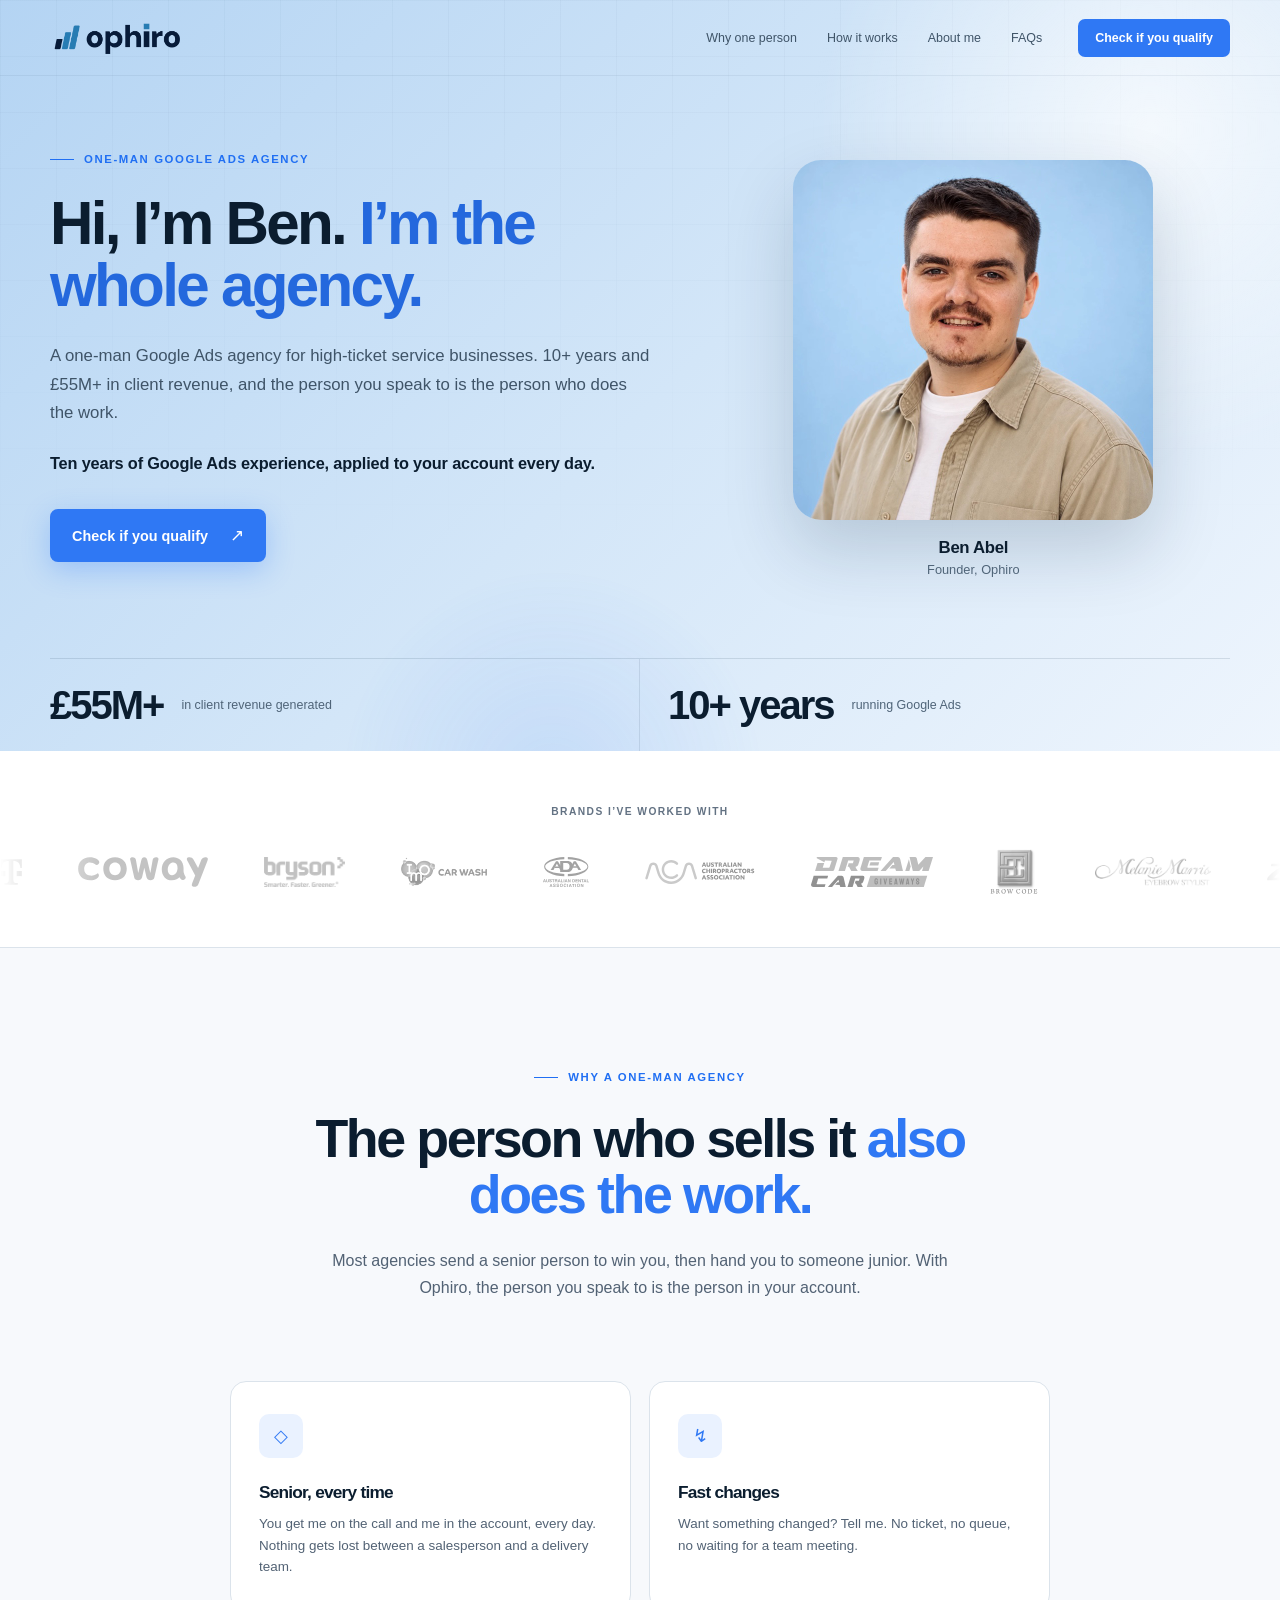
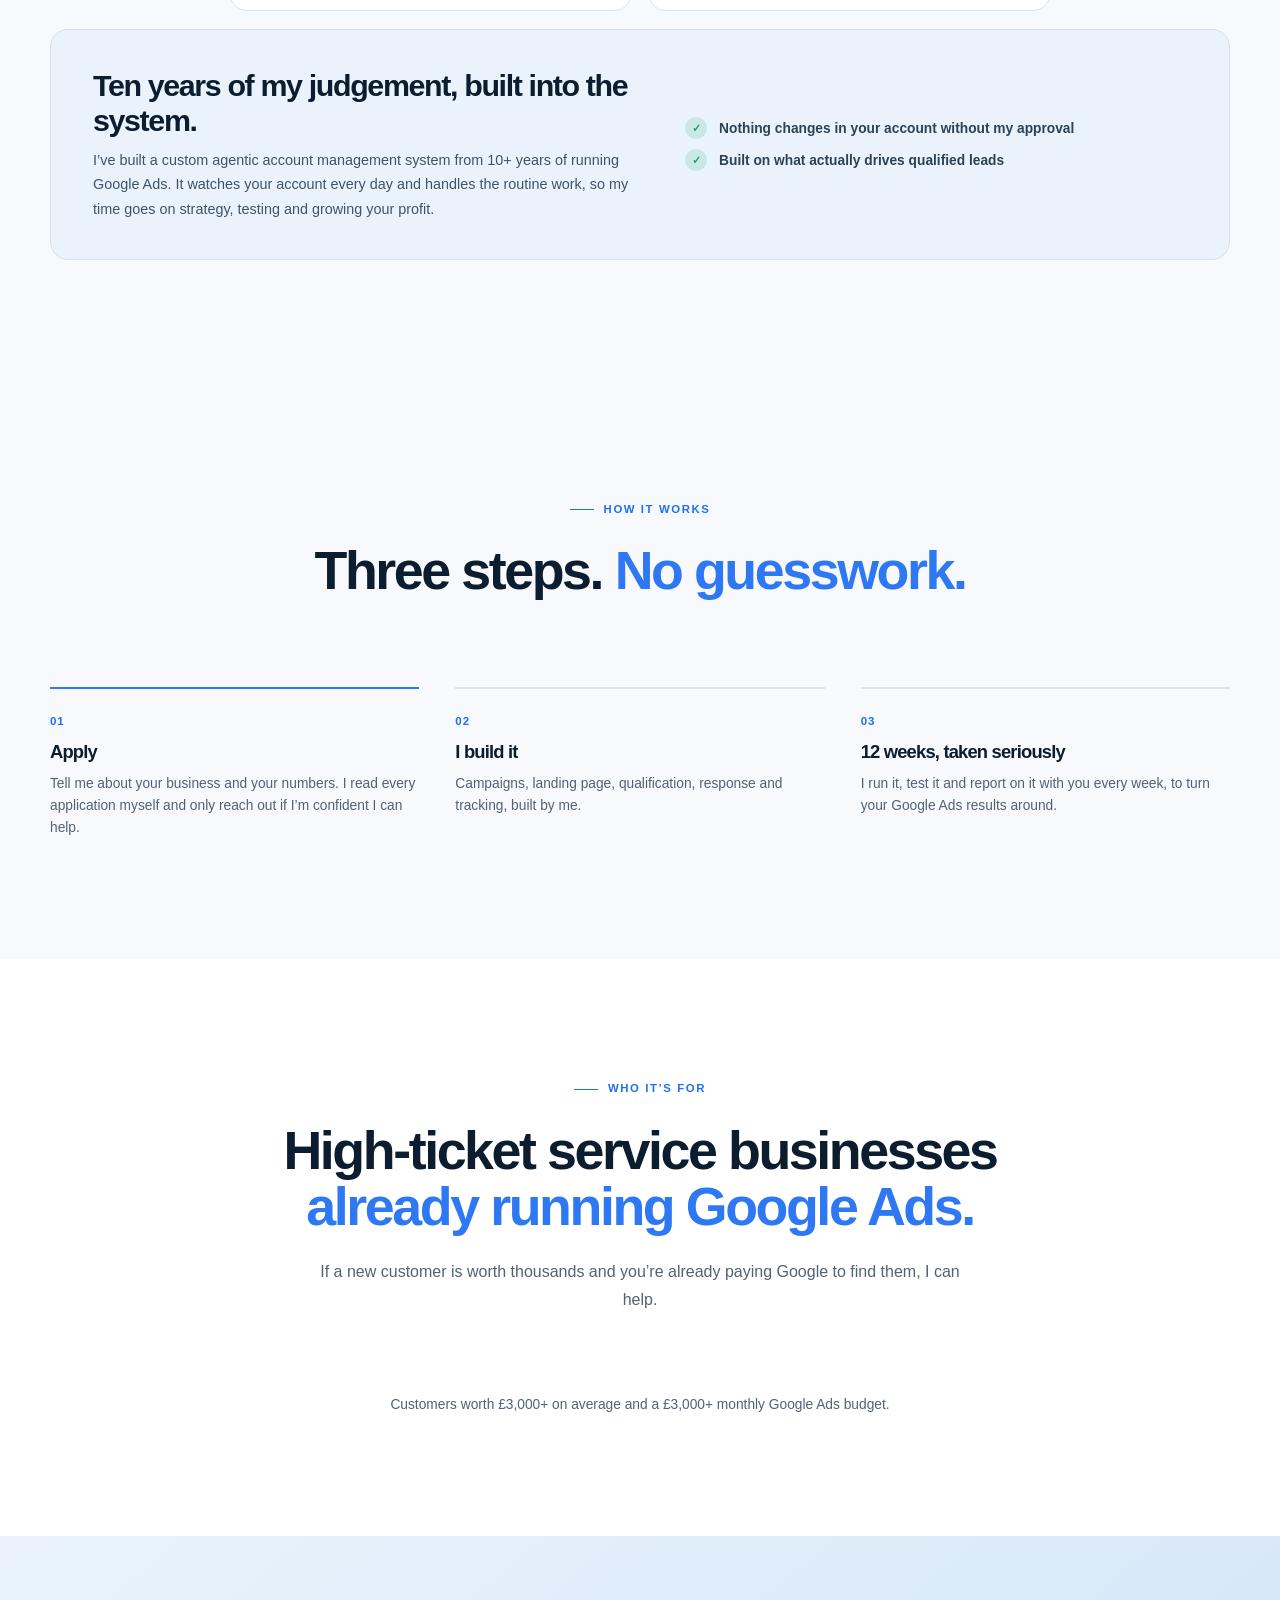
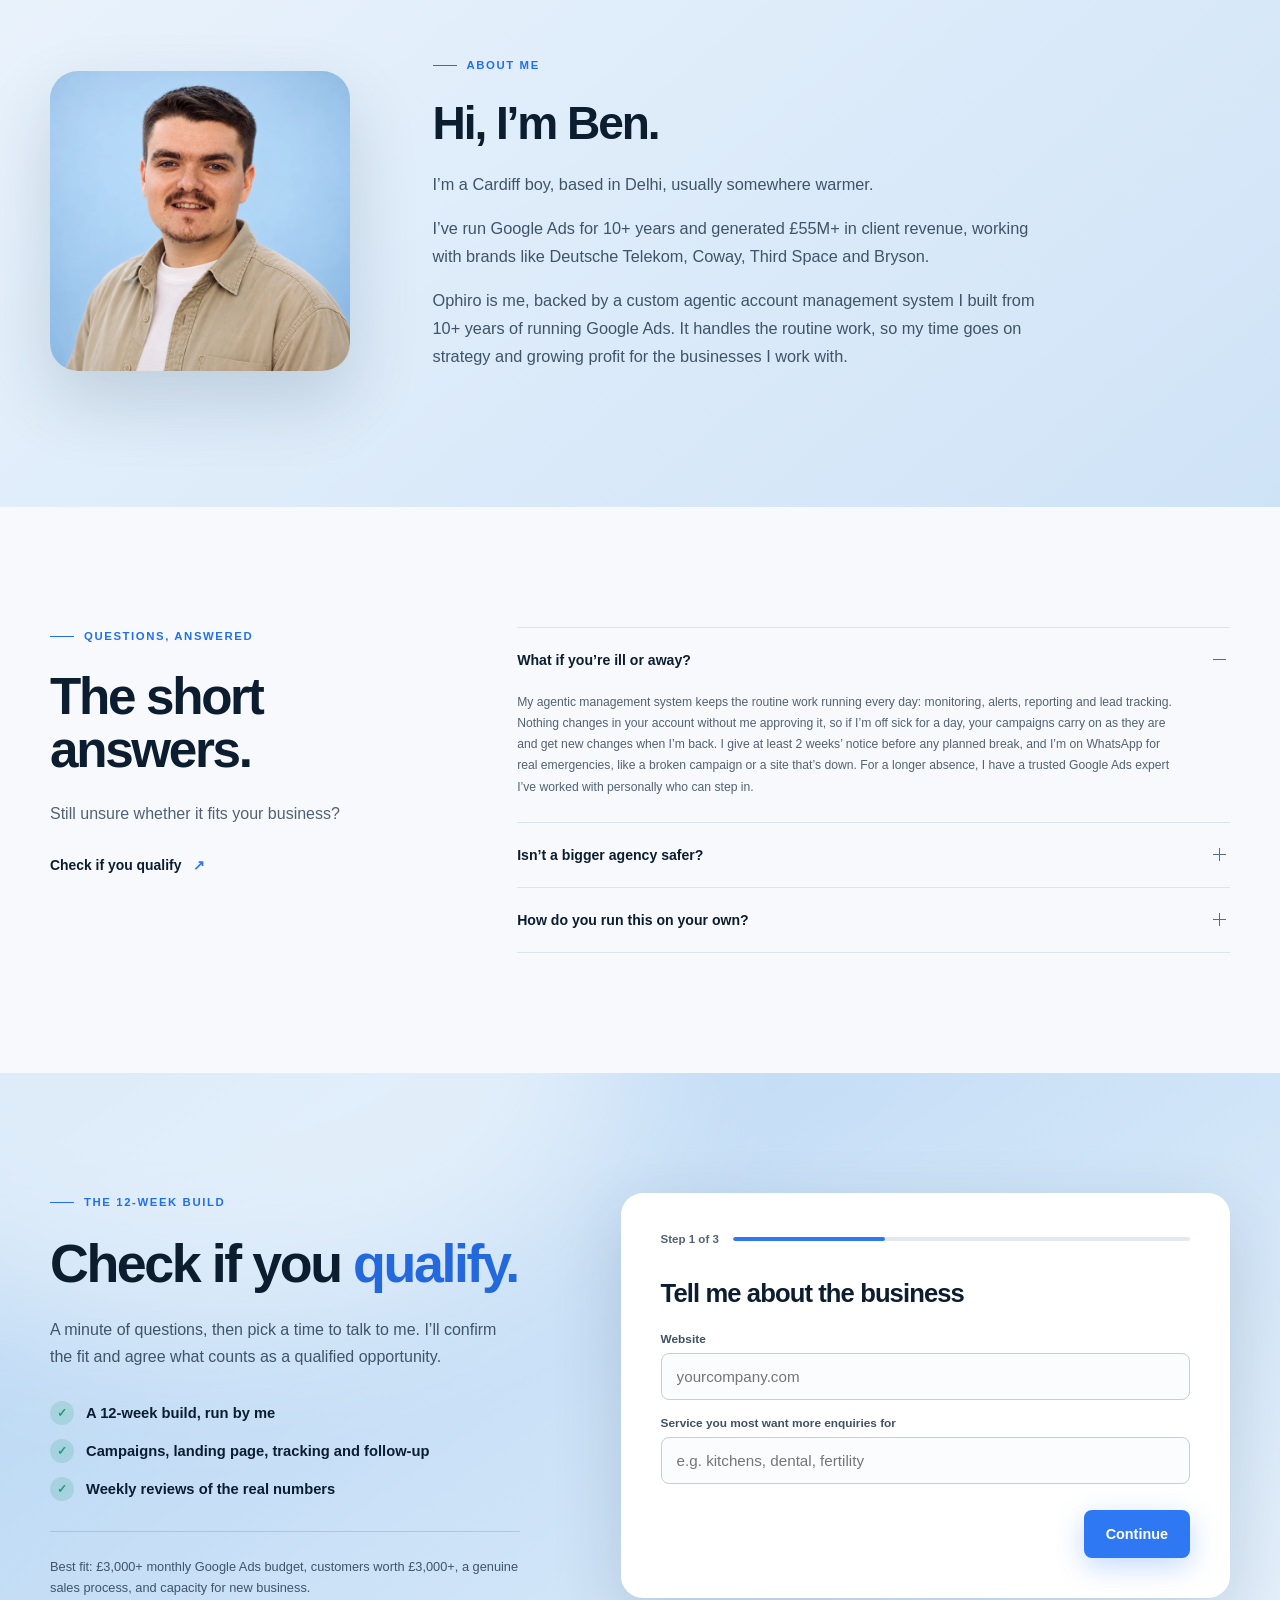
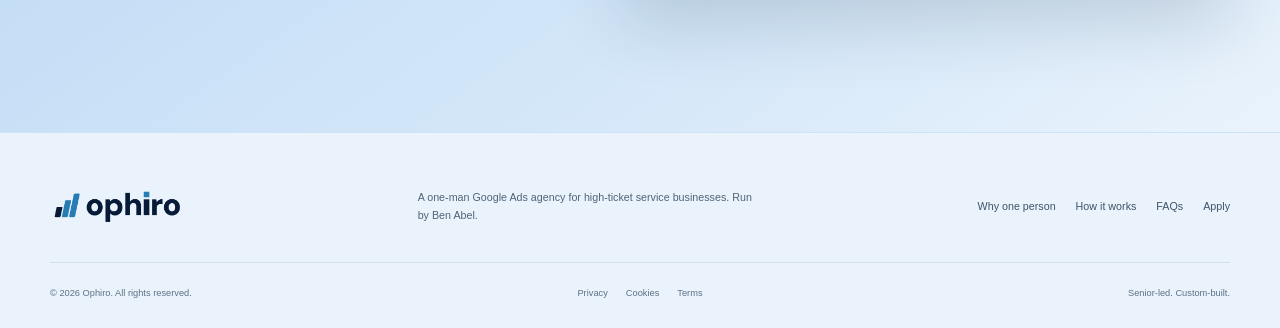
<file: index.html>
<!doctype html>
<html lang="en-GB">
<head>
  <meta charset="utf-8">
  <meta name="viewport" content="width=device-width, initial-scale=1">
  <title>Ophiro | One-Man Google Ads Agency by Ben Abel</title>
  <meta name="description" content="Hi, I’m Ben Abel. Ophiro is a one-man Google Ads agency for high-ticket service businesses. 10+ years, £55M+ in client revenue. Senior-led, with a custom agentic management system behind every account.">
  <meta name="theme-color" content="#b4d4f3">
  <link rel="canonical" href="https://ophiro.xyz/">
  <meta property="og:type" content="website">
  <meta property="og:site_name" content="Ophiro">
  <meta property="og:url" content="https://ophiro.xyz/">
  <meta property="og:title" content="Hi, I’m Ben. I’m the whole agency.">
  <meta property="og:description" content="Ophiro is a one-man Google Ads agency for high-ticket service businesses. 10+ years, £55M+ in client revenue. Senior-led, with a custom agentic management system behind every account.">
  <meta property="og:image" content="https://ophiro.xyz/images/og-ophiro.png">
  <meta property="og:image:width" content="1200">
  <meta property="og:image:height" content="630">
  <meta name="twitter:card" content="summary_large_image">
  <meta name="twitter:title" content="Hi, I’m Ben. I’m the whole agency.">
  <meta name="twitter:description" content="A one-man Google Ads agency for high-ticket service businesses. Senior-led and custom-built.">
  <meta name="twitter:image" content="https://ophiro.xyz/images/og-ophiro.png">
  <link rel="icon" type="image/svg+xml" href="/favicon.svg">
  <link rel="icon" type="image/png" sizes="16x16" href="/favicon-16.png">
  <link rel="icon" type="image/png" sizes="32x32" href="/favicon-32.png">
  <link rel="icon" type="image/png" sizes="64x64" href="/favicon.png?v=2">
  <link rel="apple-touch-icon" sizes="180x180" href="/apple-touch-icon.png?v=2">
  <link rel="stylesheet" href="styles.css?v=logo1">
</head>
<body>
  <a class="skip-link" href="#main">Skip to content</a>

  <header class="site-header" data-header>
    <div class="container nav-shell">
      <a class="brand" href="#top" aria-label="Ophiro home">
        <img class="brand-logo" src="/images/brand/ophiro-logo.png" alt="Ophiro" width="150" height="38">
      </a>
      <nav class="desktop-nav" aria-label="Main navigation">
        <a href="#why">Why one person</a>
        <a href="#how">How it works</a>
        <a href="#about">About me</a>
        <a href="#faq">FAQs</a>
      </nav>
      <a class="button button-small nav-cta" href="/apply">Check if you qualify</a>
      <button class="menu-toggle" type="button" aria-expanded="false" aria-controls="mobile-menu" data-menu-toggle>
        <span></span><span></span><span></span>
        <span class="sr-only">Open menu</span>
      </button>
    </div>
    <nav class="mobile-menu" id="mobile-menu" aria-label="Mobile navigation" data-mobile-menu>
      <a href="#why">Why one person</a>
      <a href="#how">How it works</a>
      <a href="#about">About me</a>
      <a href="#faq">FAQs</a>
      <a class="button" href="/apply">Check if you qualify</a>
    </nav>
  </header>

  <main id="main">
    <section class="hero" id="top">
      <div class="hero-orb hero-orb-one" aria-hidden="true"></div>
      <div class="hero-orb hero-orb-two" aria-hidden="true"></div>
      <div class="container hero-grid">
        <div class="hero-copy reveal">
          <p class="eyebrow"><span></span> One-man Google Ads agency</p>
          <h1>Hi, I’m Ben. <em>I’m the whole agency.</em></h1>
          <p class="hero-lede">A one-man Google Ads agency for high-ticket service businesses. 10+ years and £55M+ in client revenue, and the person you speak to is the person who does the work.</p>
          <p class="hero-hook">Ten years of Google Ads experience, applied to your account every day.</p>
          <div class="hero-actions">
            <a class="button button-arrow" href="/apply">Check if you qualify <span>↗</span></a>
          </div>
        </div>

        <figure class="hero-portrait reveal reveal-delay">
          <img src="images/ben-abel-sky.jpg" alt="Ben Abel, founder of Ophiro" width="720" height="720">
          <figcaption><strong>Ben Abel</strong><span>Founder, Ophiro</span></figcaption>
        </figure>
      </div>

      <div class="container credibility-bar reveal">
        <div class="cred-stat"><strong>£55M+</strong><span>in client revenue generated</span></div>
        <div class="cred-stat"><strong>10+ years</strong><span>running Google Ads</span></div>
      </div>
    </section>

    <section class="logo-strip">
      <div class="container">
        <p class="logo-strip-label">Brands I’ve worked with</p>
      </div>
      <div class="logo-marquee">
        <div class="logo-track">
          <img class="logo-item logo-telekom" src="images/clients/deutsche-telekom.svg" width="77" height="91" alt="Deutsche Telekom">
          <img class="logo-item" src="images/clients/coway.svg" width="1000" height="231" alt="Coway">
          <img class="logo-item" src="images/clients/bryson-green.png" width="170" height="63" alt="Bryson">
          <img class="logo-item" src="images/clients/imo-carwash.png" width="312" height="108" alt="IMO Car Wash">
          <img class="logo-item" src="images/clients/ada.svg" width="300" height="199" alt="Australian Dental Association">
          <img class="logo-item logo-chiro" src="images/clients/aca-chiro.svg" width="590" height="129" alt="Australian Chiropractors Association">
          <img class="logo-item" src="images/clients/dream-car-giveaways.svg" width="130" height="32" alt="Dream Car Giveaways">
          <img class="logo-item logo-browcode" src="images/clients/brow-code.svg" width="150" height="138" alt="Brow Code">
          <img class="logo-item" src="images/clients/melanie-marris.png" width="572" height="147" alt="Melanie Marris">
          <img class="logo-item logo-zone3" src="images/clients/zone3.svg" width="147" height="20" alt="Zone3">
          <img class="logo-item logo-nikura" src="images/clients/nikura.svg" width="149" height="25" alt="Nikura">
          <img class="logo-item logo-thirdspace" src="images/clients/third-space.svg" width="175" height="18" alt="Third Space">
          <img class="logo-item" src="images/clients/holiday-swap.png" width="512" height="512" alt="Holiday Swap">
          <img class="logo-item logo-hinsw" src="images/clients/hinsw.png" width="603" height="144" alt="Hospitality Institute of NSW">
          <img class="logo-item logo-escarlett" src="images/clients/elizabeth-scarlett.svg" width="279" height="49" alt="Elizabeth Scarlett">
          <img class="logo-item" src="images/clients/my-foodie-box.svg" width="117" height="40" alt="My Foodie Box">
          <img class="logo-item logo-stitchkraft" src="images/clients/stitchkraft.png" width="1022" height="136" alt="Stitchkraft">
          <img class="logo-item" src="images/clients/hire-a-box.png" width="200" height="48" alt="Hire A Box">
          <img class="logo-item logo-earlofeast" src="images/clients/earl-of-east.png" width="300" height="44" alt="Earl of East">
          <img class="logo-item" src="images/clients/the-rugs.png" width="640" height="308" alt="The Rugs">
          <img class="logo-item logo-telekom" src="images/clients/deutsche-telekom.svg" width="77" height="91" alt="" aria-hidden="true">
          <img class="logo-item" src="images/clients/coway.svg" width="1000" height="231" alt="" aria-hidden="true">
          <img class="logo-item" src="images/clients/bryson-green.png" width="170" height="63" alt="" aria-hidden="true">
          <img class="logo-item" src="images/clients/imo-carwash.png" width="312" height="108" alt="" aria-hidden="true">
          <img class="logo-item" src="images/clients/ada.svg" width="300" height="199" alt="" aria-hidden="true">
          <img class="logo-item logo-chiro" src="images/clients/aca-chiro.svg" width="590" height="129" alt="" aria-hidden="true">
          <img class="logo-item" src="images/clients/dream-car-giveaways.svg" width="130" height="32" alt="" aria-hidden="true">
          <img class="logo-item logo-browcode" src="images/clients/brow-code.svg" width="150" height="138" alt="" aria-hidden="true">
          <img class="logo-item" src="images/clients/melanie-marris.png" width="572" height="147" alt="" aria-hidden="true">
          <img class="logo-item logo-zone3" src="images/clients/zone3.svg" width="147" height="20" alt="" aria-hidden="true">
          <img class="logo-item logo-nikura" src="images/clients/nikura.svg" width="149" height="25" alt="" aria-hidden="true">
          <img class="logo-item logo-thirdspace" src="images/clients/third-space.svg" width="175" height="18" alt="" aria-hidden="true">
          <img class="logo-item" src="images/clients/holiday-swap.png" width="512" height="512" alt="" aria-hidden="true">
          <img class="logo-item logo-hinsw" src="images/clients/hinsw.png" width="603" height="144" alt="" aria-hidden="true">
          <img class="logo-item logo-escarlett" src="images/clients/elizabeth-scarlett.svg" width="279" height="49" alt="" aria-hidden="true">
          <img class="logo-item" src="images/clients/my-foodie-box.svg" width="117" height="40" alt="" aria-hidden="true">
          <img class="logo-item logo-stitchkraft" src="images/clients/stitchkraft.png" width="1022" height="136" alt="" aria-hidden="true">
          <img class="logo-item" src="images/clients/hire-a-box.png" width="200" height="48" alt="" aria-hidden="true">
          <img class="logo-item logo-earlofeast" src="images/clients/earl-of-east.png" width="300" height="44" alt="" aria-hidden="true">
          <img class="logo-item" src="images/clients/the-rugs.png" width="640" height="308" alt="" aria-hidden="true">
        </div>
      </div>
    </section>

    <section class="section included-section" id="why">
      <div class="container">
        <div class="section-heading centre reveal">
          <p class="eyebrow dark"><span></span> Why a one-man agency</p>
          <h2>The person who sells it <em>also does the work.</em></h2>
          <p>Most agencies send a senior person to win you, then hand you to someone junior. With Ophiro, the person you speak to is the person in your account.</p>
        </div>
        <div class="included-grid why-grid">
          <article class="included-card reveal">
            <div class="included-icon" aria-hidden="true">◇</div>
            <h3>Senior, every time</h3>
            <p>You get me on the call and me in the account, every day. Nothing gets lost between a salesperson and a delivery team.</p>
          </article>
          <article class="included-card reveal">
            <div class="included-icon" aria-hidden="true">↯</div>
            <h3>Fast changes</h3>
            <p>Want something changed? Tell me. No ticket, no queue, no waiting for a team meeting.</p>
          </article>
        </div>
        <div class="dfy reveal">
          <div class="dfy-copy">
            <h3>Ten years of my judgement, built into the system.</h3>
            <p>I’ve built a custom agentic account management system from 10+ years of running Google Ads. It watches your account every day and handles the routine work, so my time goes on strategy, testing and growing your profit.</p>
          </div>
          <ul class="dfy-list">
            <li>Nothing changes in your account without my approval</li>
            <li>Built on what actually drives qualified leads</li>
          </ul>
        </div>
      </div>
    </section>

    <section class="section how-section" id="how">
      <div class="container">
        <div class="section-heading centre reveal">
          <p class="eyebrow dark"><span></span> How it works</p>
          <h2>Three steps. <em>No guesswork.</em></h2>
        </div>
        <ol class="steps">
          <li class="step reveal"><span class="step-num">01</span><h3>Apply</h3><p>Tell me about your business and your numbers. I read every application myself and only reach out if I’m confident I can help.</p></li>
          <li class="step reveal"><span class="step-num">02</span><h3>I build it</h3><p>Campaigns, landing page, qualification, response and tracking, built by me.</p></li>
          <li class="step reveal"><span class="step-num">03</span><h3>12 weeks, taken seriously</h3><p>I run it, test it and report on it with you every week, to turn your Google Ads results around.</p></li>
        </ol>
      </div>
    </section>

    <section class="section fit-section" id="fit">
      <div class="container">
        <div class="section-heading centre reveal">
          <p class="eyebrow dark"><span></span> Who it’s for</p>
          <h2>High-ticket service businesses <em>already running Google Ads.</em></h2>
          <p>If a new customer is worth thousands and you’re already paying Google to find them, I can help.</p>
        </div>
        <p class="niche-note reveal">Customers worth £3,000+ on average and a £3,000+ monthly Google Ads budget.</p>
      </div>
    </section>

    <section class="section about-section" id="about">
      <div class="container about-grid">
        <div class="about-photo reveal">
          <img src="images/ben-abel-sky.jpg" alt="Ben Abel" width="720" height="720" loading="lazy">
          <!-- [BEN_PHOTO] swap images/ben-abel-sky.jpg for a larger photo when ready -->
        </div>
        <div class="about-copy reveal reveal-delay">
          <p class="eyebrow light"><span></span> About me</p>
          <h2>Hi, I’m Ben.</h2>
          <p>I’m a Cardiff boy, based in Delhi, usually somewhere warmer.</p>
          <p>I’ve run Google Ads for 10+ years and generated £55M+ in client revenue, working with brands like Deutsche Telekom, Coway, Third Space and Bryson.</p>
          <p>Ophiro is me, backed by a custom agentic account management system I built from 10+ years of running Google Ads. It handles the routine work, so my time goes on strategy and growing profit for the businesses I work with.</p>
        </div>
      </div>
    </section>

    <section class="section faq-section" id="faq">
      <div class="container faq-grid">
        <div class="faq-intro reveal">
          <p class="eyebrow dark"><span></span> Questions, answered</p>
          <h2>The short answers.</h2>
          <p>Still unsure whether it fits your business?</p>
          <a class="text-link dark-link" href="/apply">Check if you qualify <span>↗</span></a>
        </div>
        <div class="faq-list reveal">
          <details open><summary>What if you’re ill or away?<i></i></summary><p>My agentic management system keeps the routine work running every day: monitoring, alerts, reporting and lead tracking. Nothing changes in your account without me approving it, so if I’m off sick for a day, your campaigns carry on as they are and get new changes when I’m back. I give at least 2 weeks’ notice before any planned break, and I’m on WhatsApp for real emergencies, like a broken campaign or a site that’s down. For a longer absence, I have a trusted Google Ads expert I’ve worked with personally who can step in.</p></details>
          <details><summary>Isn’t a bigger agency safer?<i></i></summary><p>Bigger usually means your account gets run by a junior while the senior person sells to the next client. With me, you get the senior person every day. You own your ad account, campaigns and data from day one. I’m in Delhi, which means your account gets looked at before UK offices open.</p></details>
          <details><summary>How do you run this on your own?<i></i></summary><p>Yes, I use AI, built around my own method. Over 10+ years I’ve put everything I know about driving qualified leads into custom agents that run the routine work: daily spend and lead checks, search term reviews, flagging wasted spend, tracking where each enquiry came from, alerts when something breaks, reporting, and first drafts of ad copy and competitor research. That leaves me free to do the thinking: strategy, budgets, what to test and the final ad copy. The system never changes your account without my approval.</p></details>
        </div>
      </div>
    </section>

    <section class="section apply-section" id="apply" data-apply-section>
      <div class="container apply-grid">
        <div class="apply-copy reveal">
          <p class="eyebrow light"><span></span> The 12-week build</p>
          <h2>Check if you <em>qualify.</em></h2>
          <p>A minute of questions, then pick a time to talk to me. I’ll confirm the fit and agree what counts as a qualified opportunity.</p>
          <ul class="apply-points">
            <li>A 12-week build, run by me</li>
            <li>Campaigns, landing page, tracking and follow-up</li>
            <li>Weekly reviews of the real numbers</li>
          </ul>
          <p class="apply-fit">Best fit: £3,000+ monthly Google Ads budget, customers worth £3,000+, a genuine sales process, and capacity for new business.</p>
        </div>

        <div class="apply-card reveal reveal-delay" data-apply-card>
          <div data-apply-flow>
            <div class="apply-progress">
              <span data-progress-label aria-live="polite">Step 1 of 3</span>
              <div class="apply-progress-bar"><i data-progress-bar></i></div>
            </div>

            <form data-apply-form novalidate>
              <fieldset class="apply-step" data-step="1">
                <legend>Tell me about the business</legend>
                <label class="field"><span>Website</span><input type="text" name="website" inputmode="url" autocomplete="url" placeholder="yourcompany.com" required></label>
                <label class="field"><span>Service you most want more enquiries for</span><input type="text" name="service" placeholder="e.g. kitchens, dental, fertility" required></label>
                <div class="apply-actions"><button class="button" type="button" data-next>Continue</button></div>
              </fieldset>

              <fieldset class="apply-step" data-step="2" hidden>
                <legend>Budget and customer value</legend>
                <div class="choice-block">
                  <p class="choice-label" id="budget-label">Monthly Google Ads budget</p>
                  <div class="choice-group" role="radiogroup" aria-labelledby="budget-label">
                    <label class="choice"><input type="radio" name="budget" value="Not advertising yet" required><span>Not advertising yet</span></label>
                    <label class="choice"><input type="radio" name="budget" value="Under £3,000"><span>Under £3,000</span></label>
                    <label class="choice"><input type="radio" name="budget" value="£3,000–£5,000"><span>£3,000–£5,000</span></label>
                    <label class="choice"><input type="radio" name="budget" value="£5,000–£10,000"><span>£5,000–£10,000</span></label>
                    <label class="choice"><input type="radio" name="budget" value="£10,000+"><span>£10,000+</span></label>
                  </div>
                </div>
                <div class="choice-block">
                  <p class="choice-label" id="value-label">Average value of a new customer</p>
                  <div class="choice-group" role="radiogroup" aria-labelledby="value-label">
                    <label class="choice"><input type="radio" name="value" value="Under £3,000" required><span>Under £3,000</span></label>
                    <label class="choice"><input type="radio" name="value" value="£3,000–£10,000"><span>£3,000–£10,000</span></label>
                    <label class="choice"><input type="radio" name="value" value="£10,000–£50,000"><span>£10,000–£50,000</span></label>
                    <label class="choice"><input type="radio" name="value" value="£50,000+"><span>£50,000+</span></label>
                  </div>
                </div>
                <p class="choice-note" data-budget-note hidden>The build is designed for businesses investing £3,000+ a month with customers worth £3,000+. You can still apply and I’ll tell you honestly if it’s a fit.</p>
                <div class="apply-actions"><button class="text-link dark-link" type="button" data-back>Back</button><button class="button" type="button" data-next>Continue</button></div>
              </fieldset>

              <fieldset class="apply-step" data-step="3" hidden>
                <legend>Where should I send the details?</legend>
                <label class="field"><span>Full name</span><input type="text" name="name" autocomplete="name" required></label>
                <label class="field"><span>Work email</span><input type="email" name="email" autocomplete="email" required></label>
                <label class="field"><span>Phone</span><input type="tel" name="phone" autocomplete="tel" required></label>
                <div class="apply-actions"><button class="text-link dark-link" type="button" data-back>Back</button><button class="button button-arrow" type="submit">Choose a time <span>↗</span></button></div>
                <p class="apply-privacy">I only use your details to arrange and prepare for our call. <a href="/privacy/">Privacy</a></p>
              </fieldset>
            </form>
          </div>

          <div class="booking-stage" data-booking-stage hidden>
            <h3 class="booking-title" data-booking-title tabindex="-1">Choose a time to talk</h3>
            <div class="calendar-frame">
              <div class="calendar-skeleton" data-calendar-skeleton aria-hidden="true">
                <div class="skeleton-shimmer"></div>
              </div>
              <div id="my-cal-inline-30min" style="width:100%;height:700px;overflow:hidden"></div>
            </div>
          </div>
        </div>
      </div>
    </section>
  </main>

  <footer class="site-footer">
    <div class="container footer-main">
      <a class="brand footer-brand" href="#top"><img class="brand-logo" src="/images/brand/ophiro-logo.png" alt="Ophiro" width="150" height="38"></a>
      <p>A one-man Google Ads agency for high-ticket service businesses. Run by Ben Abel.</p>
      <div class="footer-links"><a href="#why">Why one person</a><a href="#how">How it works</a><a href="#faq">FAQs</a><a href="/apply">Apply</a></div>
    </div>
    <div class="container footer-bottom">
      <span>© <span data-year></span> Ophiro. All rights reserved.</span>
      <div><a href="/privacy/">Privacy</a><a href="#">Cookies</a><a href="#">Terms</a></div>
      <small>Senior-led. Custom-built.</small>
    </div>
  </footer>

  <a class="mobile-sticky" href="/apply">Check if you qualify <span>↗</span></a>

  <script type="text/javascript">
    (function (C, A, L) { let p = function (a, ar) { a.q.push(ar); }; let d = C.document; C.Cal = C.Cal || function () { let cal = C.Cal; let ar = arguments; if (!cal.loaded) { cal.ns = {}; cal.q = cal.q || []; d.head.appendChild(d.createElement("script")).src = A; cal.loaded = true; } if (ar[0] === L) { const api = function () { p(api, arguments); }; const namespace = ar[1]; api.q = api.q || []; if (typeof namespace === "string") { cal.ns[namespace] = cal.ns[namespace] || api; p(cal.ns[namespace], ar); p(cal, ["initNamespace", namespace]); } else p(cal, ar); return; } p(cal, ar); }; })(window, "https://app.cal.com/embed/embed.js", "init");
  </script>
  <script src="script.js?v=a1c0de02"></script>
</body>
</html>
</file>
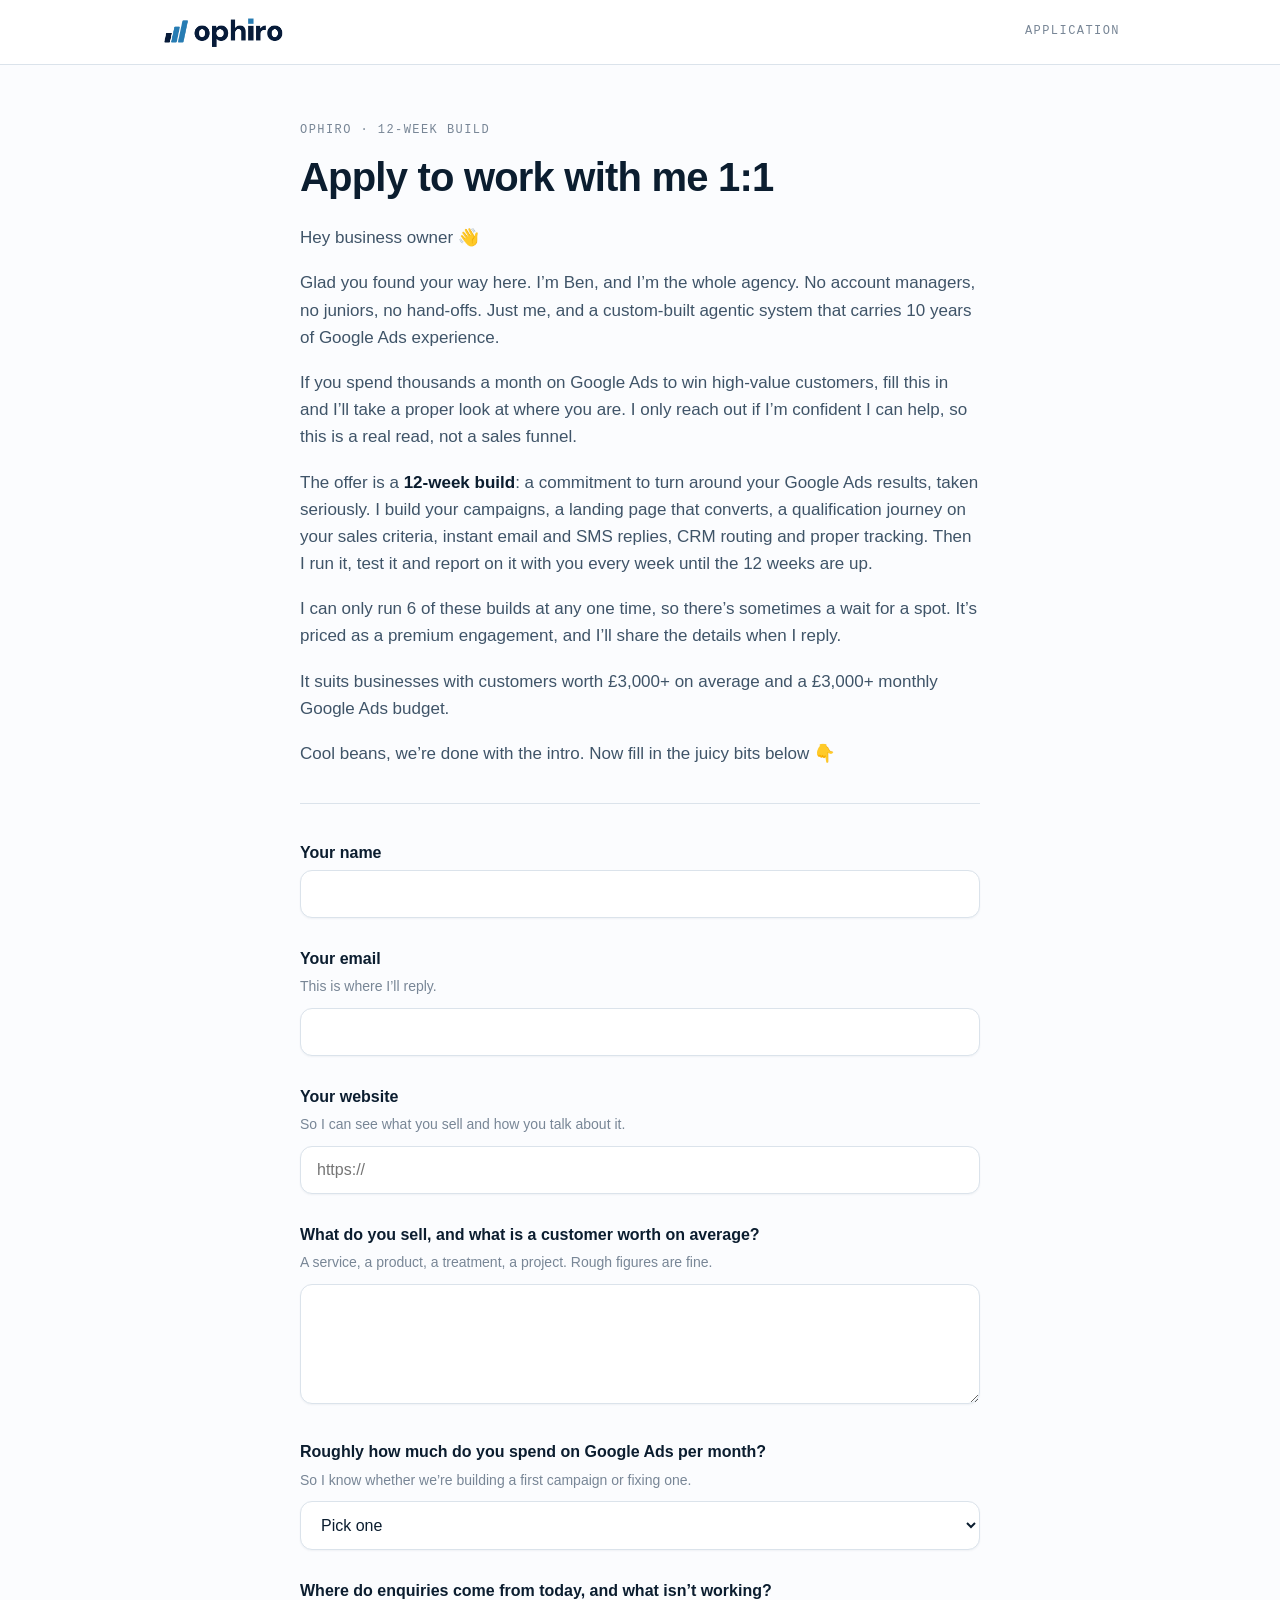
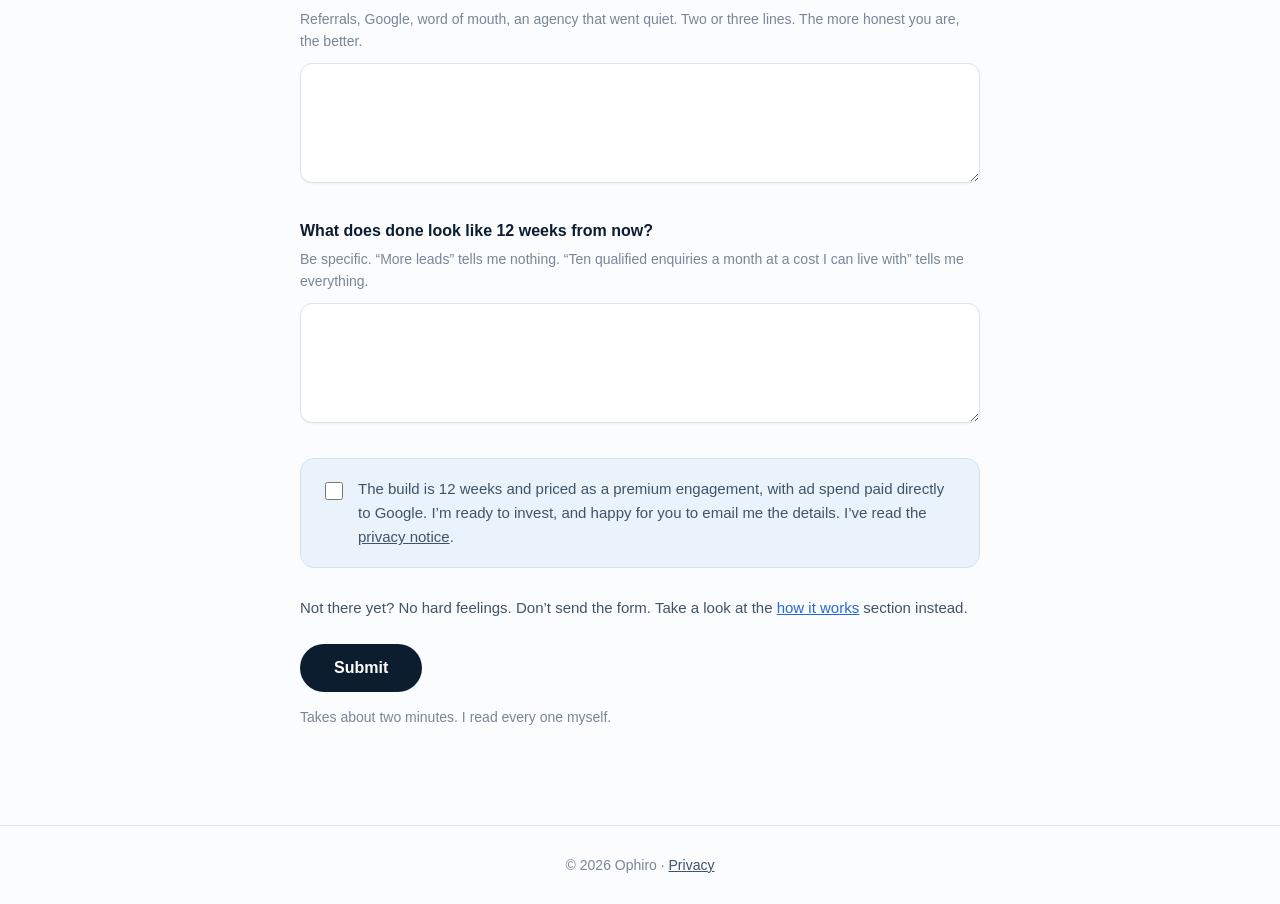
<file: apply/index.html>
<!doctype html>
<html lang="en-GB">
<head>
  <meta charset="utf-8">
  <meta name="viewport" content="width=device-width, initial-scale=1">
  <title>Apply | Ophiro</title>
  <meta name="description" content="Apply to work with Ben Abel on a 12-week Google Ads build. Takes about two minutes, and Ben reads every one himself.">
  <meta name="robots" content="index,follow">
  <meta name="theme-color" content="#ffffff">
  <link rel="canonical" href="https://ophiro.xyz/apply">
  <link rel="icon" type="image/svg+xml" href="/favicon.svg">
  <link rel="icon" type="image/png" sizes="16x16" href="/favicon-16.png">
  <link rel="icon" type="image/png" sizes="32x32" href="/favicon-32.png">
  <link rel="icon" type="image/png" sizes="64x64" href="/favicon.png?v=2">
  <link rel="apple-touch-icon" sizes="180x180" href="/apple-touch-icon.png?v=2">
  <link rel="stylesheet" href="/apply/apply.css?v=2">
</head>
<body>
  <header class="apply-bar">
    <div class="apply-bar-inner">
      <a class="apply-brand" href="/" aria-label="Ophiro home">
        <img class="brand-logo" src="/images/brand/ophiro-logo.png" alt="Ophiro" width="150" height="38">
      </a>
      <span class="apply-tag">Application</span>
    </div>
  </header>

  <main class="apply-wrap" data-apply-root>
    <p class="apply-kicker">Ophiro · 12-Week Build</p>
    <h1>Apply to work with me 1:1</h1>

    <div class="letter">
      <p>Hey business owner 👋</p>
      <p>Glad you found your way here. I’m Ben, and I’m the whole agency. No account managers, no juniors, no hand-offs. Just me, and a custom-built agentic system that carries 10 years of Google Ads experience.</p>
      <p>If you spend thousands a month on Google Ads to win high-value customers, fill this in and I’ll take a proper look at where you are. I only reach out if I’m confident I can help, so this is a real read, not a sales funnel.</p>
      <p>The offer is a <strong>12-week build</strong>: a commitment to turn around your Google Ads results, taken seriously. I build your campaigns, a landing page that converts, a qualification journey on your sales criteria, instant email and SMS replies, CRM routing and proper tracking. Then I run it, test it and report on it with you every week until the 12 weeks are up.</p>
      <p>I can only run 6 of these builds at any one time, so there’s sometimes a wait for a spot. It’s priced as a premium engagement, and I’ll share the details when I reply.</p>
      <p>It suits businesses with customers worth £3,000+ on average and a £3,000+ monthly Google Ads budget.</p>
      <p>Cool beans, we’re done with the intro. Now fill in the juicy bits below 👇</p>
    </div>

    <hr class="apply-rule">

    <form class="apply-form" data-apply-form novalidate>
      <div class="honeypot" aria-hidden="true">
        <label>Leave this field empty <input type="text" name="company_website" tabindex="-1" autocomplete="off"></label>
      </div>

      <div class="field">
        <label for="name">Your name</label>
        <input id="name" name="name" type="text" autocomplete="name" required>
      </div>

      <div class="field">
        <label for="email">Your email</label>
        <span class="hint">This is where I’ll reply.</span>
        <input id="email" name="email" type="email" autocomplete="email" required>
      </div>

      <div class="field">
        <label for="website">Your website</label>
        <span class="hint">So I can see what you sell and how you talk about it.</span>
        <input id="website" name="website" type="url" placeholder="https://" autocomplete="url" required>
      </div>

      <div class="field">
        <label for="sell">What do you sell, and what is a customer worth on average?</label>
        <span class="hint">A service, a product, a treatment, a project. Rough figures are fine.</span>
        <textarea id="sell" name="sell" required></textarea>
      </div>

      <div class="field">
        <label for="budget">Roughly how much do you spend on Google Ads per month?</label>
        <span class="hint">So I know whether we’re building a first campaign or fixing one.</span>
        <select id="budget" name="budget" required>
          <option value="">Pick one</option>
          <option>Not advertising yet</option>
          <option>Under £3,000</option>
          <option>£3,000 to £10,000</option>
          <option>£10,000 to £30,000</option>
          <option>£30,000+</option>
        </select>
      </div>

      <div class="field">
        <label for="today">Where do enquiries come from today, and what isn’t working?</label>
        <span class="hint">Referrals, Google, word of mouth, an agency that went quiet. Two or three lines. The more honest you are, the better.</span>
        <textarea id="today" name="today" required></textarea>
      </div>

      <div class="field">
        <label for="done">What does done look like 12 weeks from now?</label>
        <span class="hint">Be specific. “More leads” tells me nothing. “Ten qualified enquiries a month at a cost I can live with” tells me everything.</span>
        <textarea id="done" name="done" required></textarea>
      </div>

      <div class="consent">
        <label>
          <input type="checkbox" name="consent" required>
          <span>The build is 12 weeks and priced as a premium engagement, with ad spend paid directly to Google. I’m ready to invest, and happy for you to email me the details. I’ve read the <a href="/privacy/">privacy notice</a>.</span>
        </label>
      </div>

      <p class="not-ready">Not there yet? No hard feelings. Don’t send the form. Take a look at the <a href="/#how">how it works</a> section instead.</p>

      <button class="submit" type="submit" data-submit>Submit</button>
      <p class="submit-note">Takes about two minutes. I read every one myself.</p>
      <p class="form-error" role="alert" data-error hidden></p>
    </form>

    <section class="thanks" data-thanks tabindex="-1" aria-live="polite">
      <h2>Got it, thank you.</h2>
      <p>I read every application myself. If I’m confident I can help, you’ll hear from me by email, usually within two working days. If I’m not, I’ll tell you that too, and point you somewhere better where I can.</p>
      <p><a href="/">Back to ophiro.xyz</a></p>
    </section>
  </main>

  <footer class="apply-foot">
    <span>© <span data-year></span> Ophiro · <a href="/privacy/">Privacy</a></span>
  </footer>

  <script src="/apply/apply.js?v=2"></script>
</body>
</html>
</file>
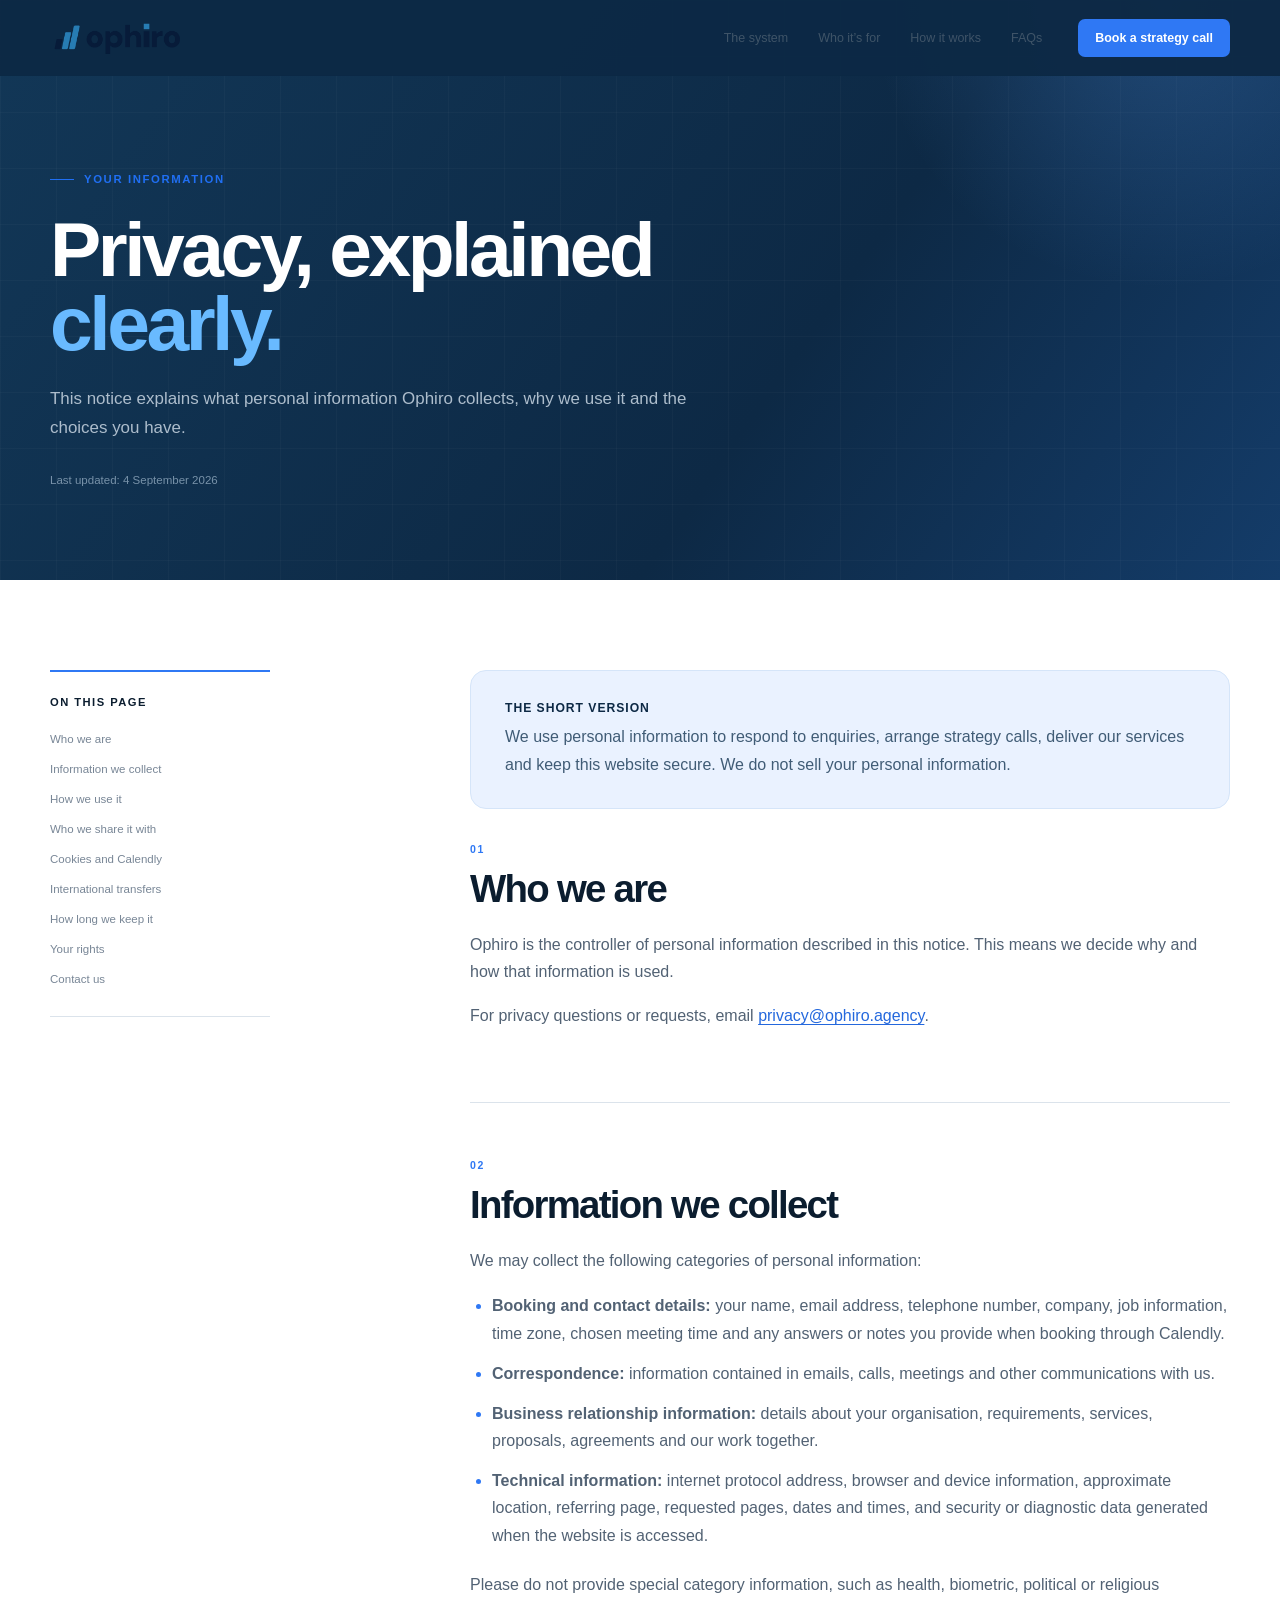
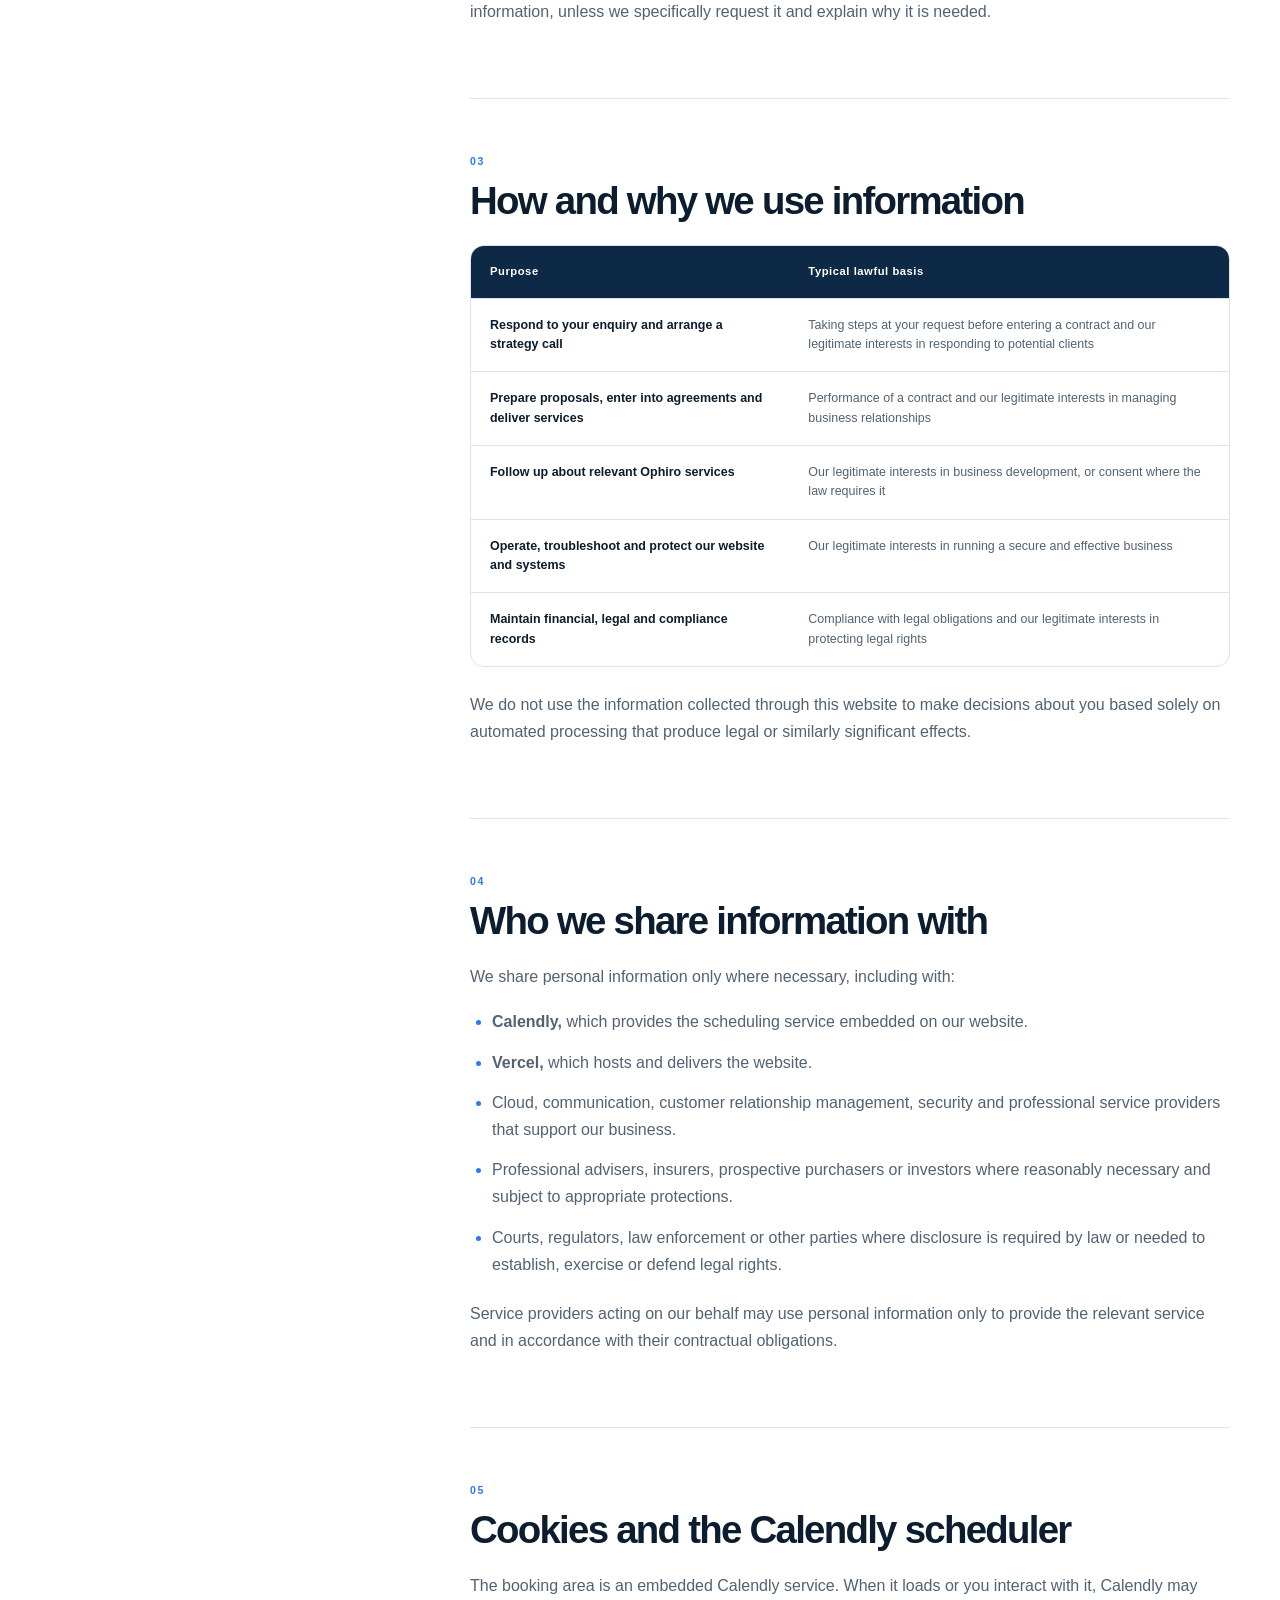
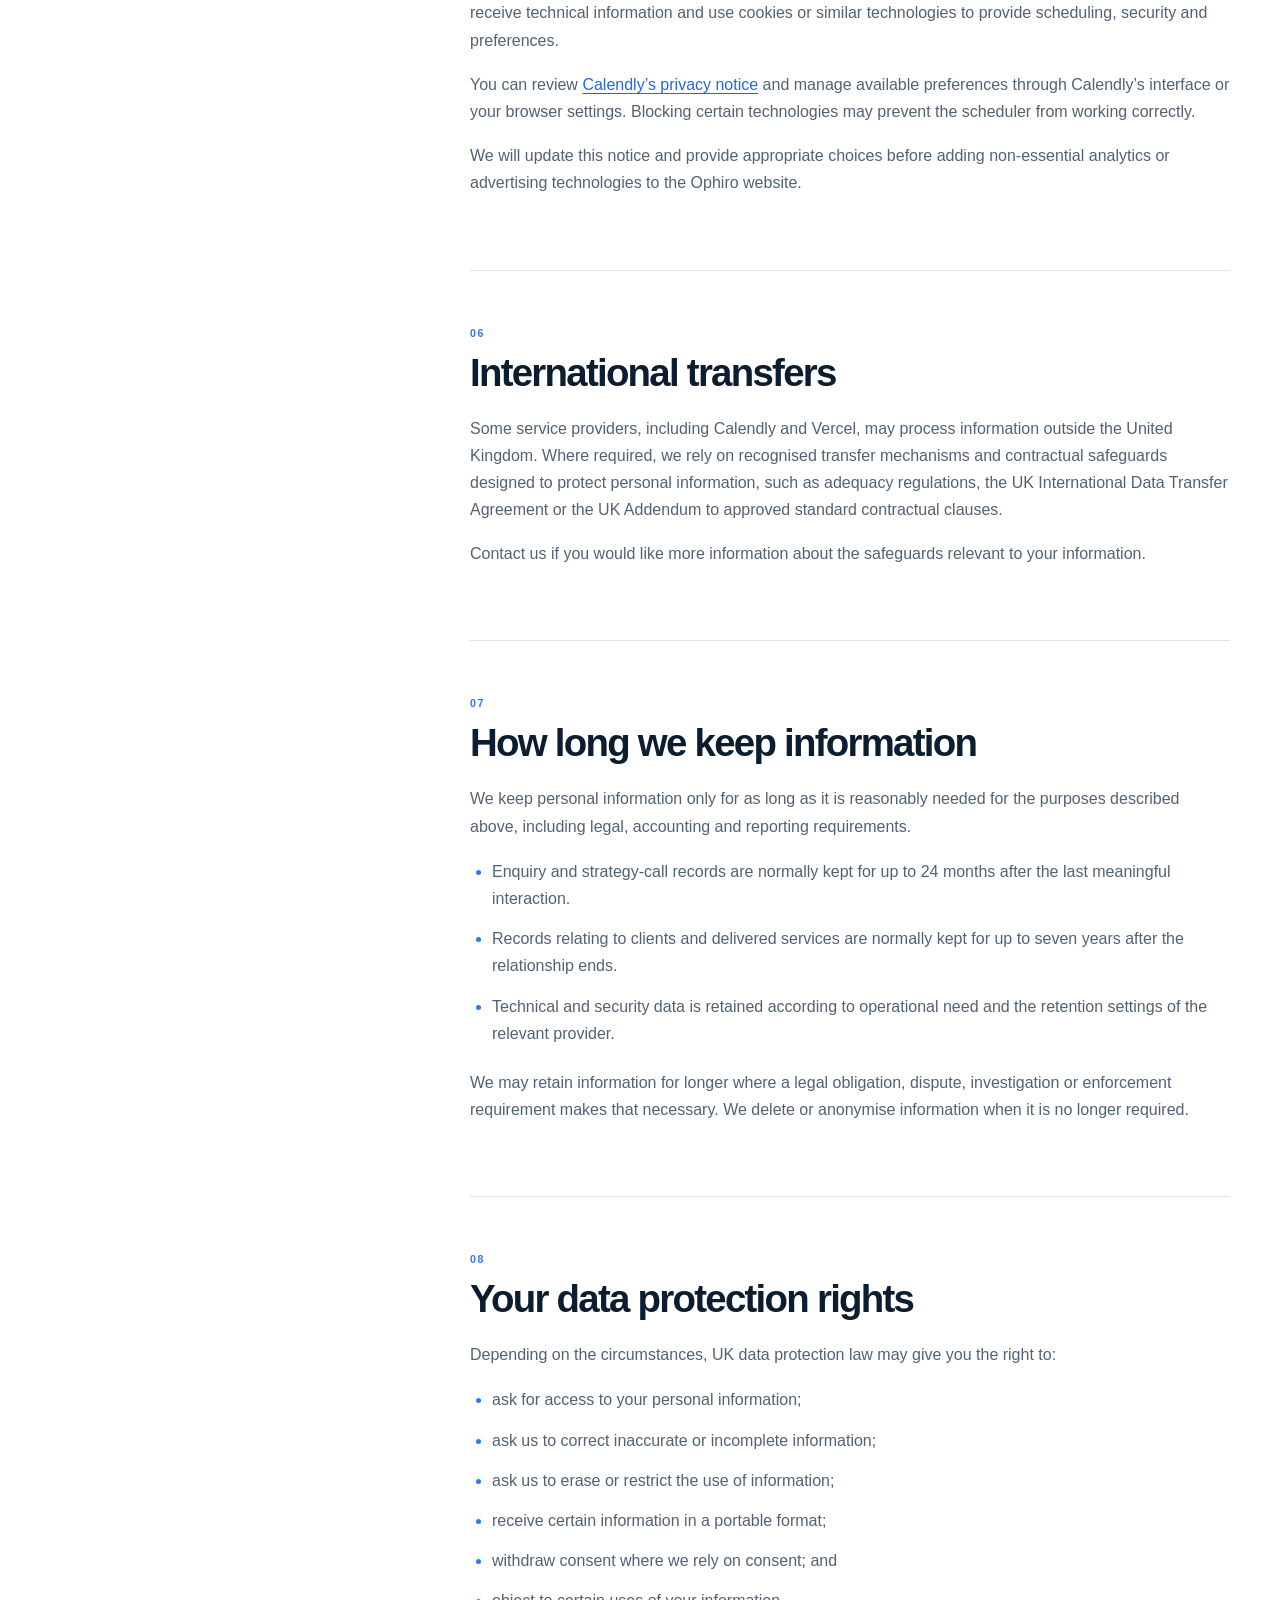
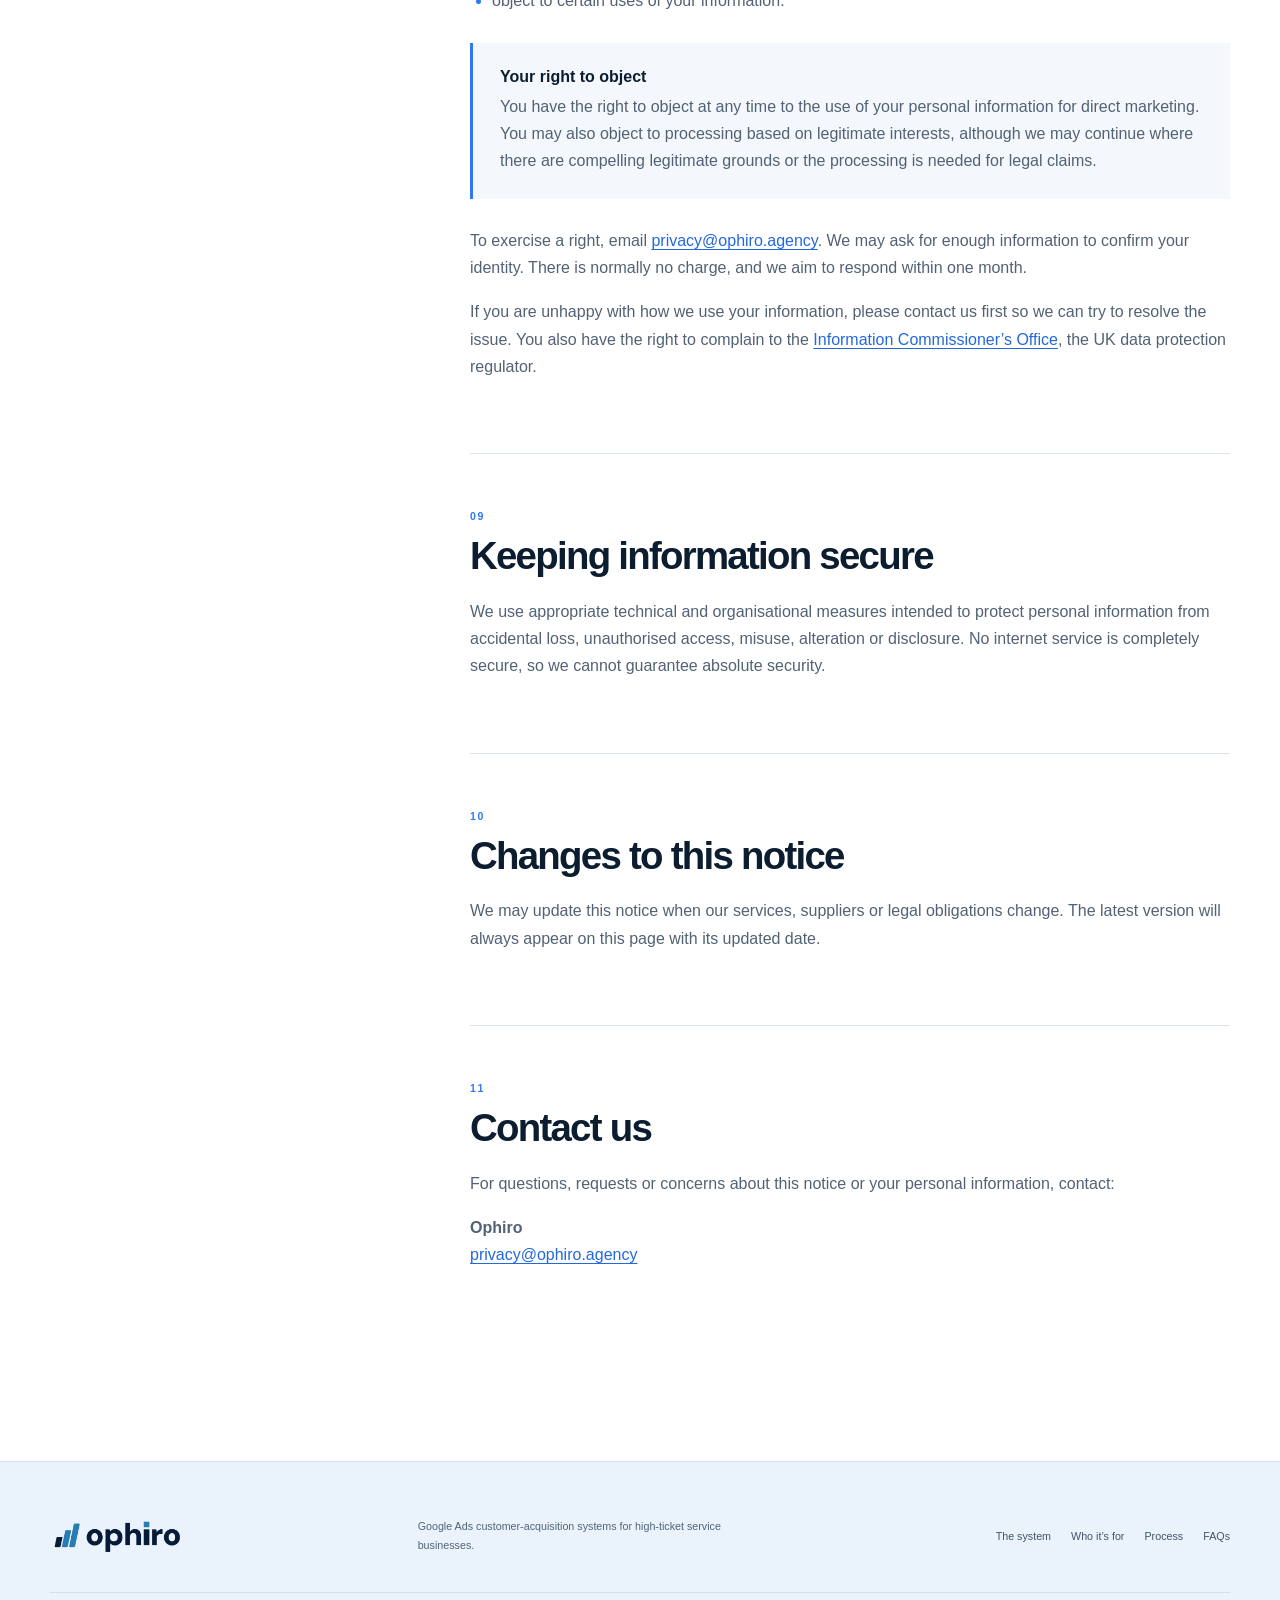
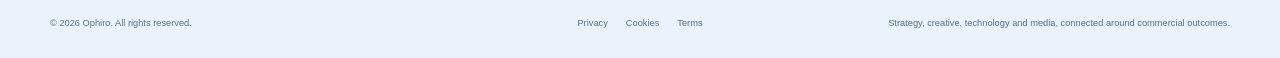
<file: privacy/index.html>
<!doctype html>
<html lang="en-GB">
<head>
  <meta charset="utf-8">
  <meta name="viewport" content="width=device-width, initial-scale=1">
  <title>Privacy Notice | Ophiro</title>
  <meta name="description" content="How Ophiro collects, uses and protects personal information when you visit our website or book a strategy call.">
  <meta name="robots" content="index,follow">
  <meta name="theme-color" content="#0d2945">
  <link rel="canonical" href="https://ophiro.agency/privacy/">
  <link rel="icon" type="image/svg+xml" href="/favicon.svg">
  <link rel="icon" type="image/png" sizes="16x16" href="/favicon-16.png">
  <link rel="icon" type="image/png" sizes="32x32" href="/favicon-32.png">
  <link rel="icon" type="image/png" sizes="64x64" href="/favicon.png?v=2">
  <link rel="apple-touch-icon" sizes="180x180" href="/apple-touch-icon.png?v=2">
  <link rel="stylesheet" href="/styles.css?v=logo1">
  <link rel="stylesheet" href="/privacy/privacy.css">
</head>
<body>
  <a class="skip-link" href="#privacy-content">Skip to privacy notice</a>

  <header class="site-header privacy-header" data-header>
    <div class="container nav-shell">
      <a class="brand" href="/" aria-label="Ophiro home">
        <img class="brand-logo" src="/images/brand/ophiro-logo.png" alt="Ophiro" width="150" height="38">
      </a>
      <nav class="desktop-nav" aria-label="Main navigation">
        <a href="/#system">The system</a>
        <a href="/#fit">Who it’s for</a>
        <a href="/#process">How it works</a>
        <a href="/#faq">FAQs</a>
      </nav>
      <a class="button button-small nav-cta" href="/#book">Book a strategy call</a>
      <button class="menu-toggle" type="button" aria-expanded="false" aria-controls="mobile-menu" data-menu-toggle>
        <span></span><span></span><span></span>
        <span class="sr-only">Open menu</span>
      </button>
    </div>
    <nav class="mobile-menu" id="mobile-menu" aria-label="Mobile navigation" data-mobile-menu>
      <a href="/#system">The system</a>
      <a href="/#fit">Who it’s for</a>
      <a href="/#process">How it works</a>
      <a href="/#faq">FAQs</a>
      <a class="button" href="/#book">Book a strategy call</a>
    </nav>
  </header>

  <main id="privacy-content">
    <section class="privacy-hero">
      <div class="privacy-orb" aria-hidden="true"></div>
      <div class="container privacy-hero-inner">
        <p class="eyebrow light"><span></span> Your information</p>
        <h1>Privacy, explained <em>clearly.</em></h1>
        <p>This notice explains what personal information Ophiro collects, why we use it and the choices you have.</p>
        <small>Last updated: 4 September 2026</small>
      </div>
    </section>

    <section class="privacy-layout container">
      <aside class="privacy-toc" aria-label="Privacy notice contents">
        <span>On this page</span>
        <nav>
          <a href="#who-we-are">Who we are</a>
          <a href="#information">Information we collect</a>
          <a href="#use">How we use it</a>
          <a href="#sharing">Who we share it with</a>
          <a href="#cookies">Cookies and Calendly</a>
          <a href="#transfers">International transfers</a>
          <a href="#retention">How long we keep it</a>
          <a href="#rights">Your rights</a>
          <a href="#contact">Contact us</a>
        </nav>
      </aside>

      <article class="privacy-copy">
        <div class="privacy-intro">
          <strong>The short version</strong>
          <p>We use personal information to respond to enquiries, arrange strategy calls, deliver our services and keep this website secure. We do not sell your personal information.</p>
        </div>

        <section id="who-we-are">
          <span class="section-number">01</span>
          <h2>Who we are</h2>
          <p>Ophiro is the controller of personal information described in this notice. This means we decide why and how that information is used.</p>
          <p>For privacy questions or requests, email <a href="mailto:privacy@ophiro.agency">privacy@ophiro.agency</a>.</p>
        </section>

        <section id="information">
          <span class="section-number">02</span>
          <h2>Information we collect</h2>
          <p>We may collect the following categories of personal information:</p>
          <ul>
            <li><strong>Booking and contact details:</strong> your name, email address, telephone number, company, job information, time zone, chosen meeting time and any answers or notes you provide when booking through Calendly.</li>
            <li><strong>Correspondence:</strong> information contained in emails, calls, meetings and other communications with us.</li>
            <li><strong>Business relationship information:</strong> details about your organisation, requirements, services, proposals, agreements and our work together.</li>
            <li><strong>Technical information:</strong> internet protocol address, browser and device information, approximate location, referring page, requested pages, dates and times, and security or diagnostic data generated when the website is accessed.</li>
          </ul>
          <p>Please do not provide special category information, such as health, biometric, political or religious information, unless we specifically request it and explain why it is needed.</p>
        </section>

        <section id="use">
          <span class="section-number">03</span>
          <h2>How and why we use information</h2>
          <div class="privacy-table-wrap" role="region" aria-label="Purposes and lawful bases" tabindex="0">
            <table class="privacy-table">
              <thead><tr><th>Purpose</th><th>Typical lawful basis</th></tr></thead>
              <tbody>
                <tr><td>Respond to your enquiry and arrange a strategy call</td><td>Taking steps at your request before entering a contract and our legitimate interests in responding to potential clients</td></tr>
                <tr><td>Prepare proposals, enter into agreements and deliver services</td><td>Performance of a contract and our legitimate interests in managing business relationships</td></tr>
                <tr><td>Follow up about relevant Ophiro services</td><td>Our legitimate interests in business development, or consent where the law requires it</td></tr>
                <tr><td>Operate, troubleshoot and protect our website and systems</td><td>Our legitimate interests in running a secure and effective business</td></tr>
                <tr><td>Maintain financial, legal and compliance records</td><td>Compliance with legal obligations and our legitimate interests in protecting legal rights</td></tr>
              </tbody>
            </table>
          </div>
          <p>We do not use the information collected through this website to make decisions about you based solely on automated processing that produce legal or similarly significant effects.</p>
        </section>

        <section id="sharing">
          <span class="section-number">04</span>
          <h2>Who we share information with</h2>
          <p>We share personal information only where necessary, including with:</p>
          <ul>
            <li><strong>Calendly,</strong> which provides the scheduling service embedded on our website.</li>
            <li><strong>Vercel,</strong> which hosts and delivers the website.</li>
            <li>Cloud, communication, customer relationship management, security and professional service providers that support our business.</li>
            <li>Professional advisers, insurers, prospective purchasers or investors where reasonably necessary and subject to appropriate protections.</li>
            <li>Courts, regulators, law enforcement or other parties where disclosure is required by law or needed to establish, exercise or defend legal rights.</li>
          </ul>
          <p>Service providers acting on our behalf may use personal information only to provide the relevant service and in accordance with their contractual obligations.</p>
        </section>

        <section id="cookies">
          <span class="section-number">05</span>
          <h2>Cookies and the Calendly scheduler</h2>
          <p>The booking area is an embedded Calendly service. When it loads or you interact with it, Calendly may receive technical information and use cookies or similar technologies to provide scheduling, security and preferences.</p>
          <p>You can review <a href="https://calendly.com/legal/privacy-notice" target="_blank" rel="noopener noreferrer">Calendly’s privacy notice</a> and manage available preferences through Calendly’s interface or your browser settings. Blocking certain technologies may prevent the scheduler from working correctly.</p>
          <p>We will update this notice and provide appropriate choices before adding non-essential analytics or advertising technologies to the Ophiro website.</p>
        </section>

        <section id="transfers">
          <span class="section-number">06</span>
          <h2>International transfers</h2>
          <p>Some service providers, including Calendly and Vercel, may process information outside the United Kingdom. Where required, we rely on recognised transfer mechanisms and contractual safeguards designed to protect personal information, such as adequacy regulations, the UK International Data Transfer Agreement or the UK Addendum to approved standard contractual clauses.</p>
          <p>Contact us if you would like more information about the safeguards relevant to your information.</p>
        </section>

        <section id="retention">
          <span class="section-number">07</span>
          <h2>How long we keep information</h2>
          <p>We keep personal information only for as long as it is reasonably needed for the purposes described above, including legal, accounting and reporting requirements.</p>
          <ul>
            <li>Enquiry and strategy-call records are normally kept for up to 24 months after the last meaningful interaction.</li>
            <li>Records relating to clients and delivered services are normally kept for up to seven years after the relationship ends.</li>
            <li>Technical and security data is retained according to operational need and the retention settings of the relevant provider.</li>
          </ul>
          <p>We may retain information for longer where a legal obligation, dispute, investigation or enforcement requirement makes that necessary. We delete or anonymise information when it is no longer required.</p>
        </section>

        <section id="rights">
          <span class="section-number">08</span>
          <h2>Your data protection rights</h2>
          <p>Depending on the circumstances, UK data protection law may give you the right to:</p>
          <ul>
            <li>ask for access to your personal information;</li>
            <li>ask us to correct inaccurate or incomplete information;</li>
            <li>ask us to erase or restrict the use of information;</li>
            <li>receive certain information in a portable format;</li>
            <li>withdraw consent where we rely on consent; and</li>
            <li>object to certain uses of your information.</li>
          </ul>
          <div class="rights-callout">
            <strong>Your right to object</strong>
            <p>You have the right to object at any time to the use of your personal information for direct marketing. You may also object to processing based on legitimate interests, although we may continue where there are compelling legitimate grounds or the processing is needed for legal claims.</p>
          </div>
          <p>To exercise a right, email <a href="mailto:privacy@ophiro.agency">privacy@ophiro.agency</a>. We may ask for enough information to confirm your identity. There is normally no charge, and we aim to respond within one month.</p>
          <p>If you are unhappy with how we use your information, please contact us first so we can try to resolve the issue. You also have the right to complain to the <a href="https://ico.org.uk/make-a-complaint/" target="_blank" rel="noopener noreferrer">Information Commissioner’s Office</a>, the UK data protection regulator.</p>
        </section>

        <section id="security">
          <span class="section-number">09</span>
          <h2>Keeping information secure</h2>
          <p>We use appropriate technical and organisational measures intended to protect personal information from accidental loss, unauthorised access, misuse, alteration or disclosure. No internet service is completely secure, so we cannot guarantee absolute security.</p>
        </section>

        <section id="changes">
          <span class="section-number">10</span>
          <h2>Changes to this notice</h2>
          <p>We may update this notice when our services, suppliers or legal obligations change. The latest version will always appear on this page with its updated date.</p>
        </section>

        <section id="contact" class="privacy-contact">
          <span class="section-number">11</span>
          <h2>Contact us</h2>
          <p>For questions, requests or concerns about this notice or your personal information, contact:</p>
          <p><strong>Ophiro</strong><br><a href="mailto:privacy@ophiro.agency">privacy@ophiro.agency</a></p>
        </section>
      </article>
    </section>
  </main>

  <footer class="site-footer">
    <div class="container footer-main">
      <a class="brand footer-brand" href="/"><img class="brand-logo" src="/images/brand/ophiro-logo.png" alt="Ophiro" width="150" height="38"></a>
      <p>Google Ads customer-acquisition systems for high-ticket service businesses.</p>
      <div class="footer-links"><a href="/#system">The system</a><a href="/#fit">Who it’s for</a><a href="/#process">Process</a><a href="/#faq">FAQs</a></div>
    </div>
    <div class="container footer-bottom">
      <span>© <span data-year></span> Ophiro. All rights reserved.</span>
      <div><a href="/privacy/" aria-current="page">Privacy</a><a href="#">Cookies</a><a href="#">Terms</a></div>
      <small>Strategy, creative, technology and media, connected around commercial outcomes.</small>
    </div>
  </footer>

  <script src="/script.js"></script>
</body>
</html>
</file>
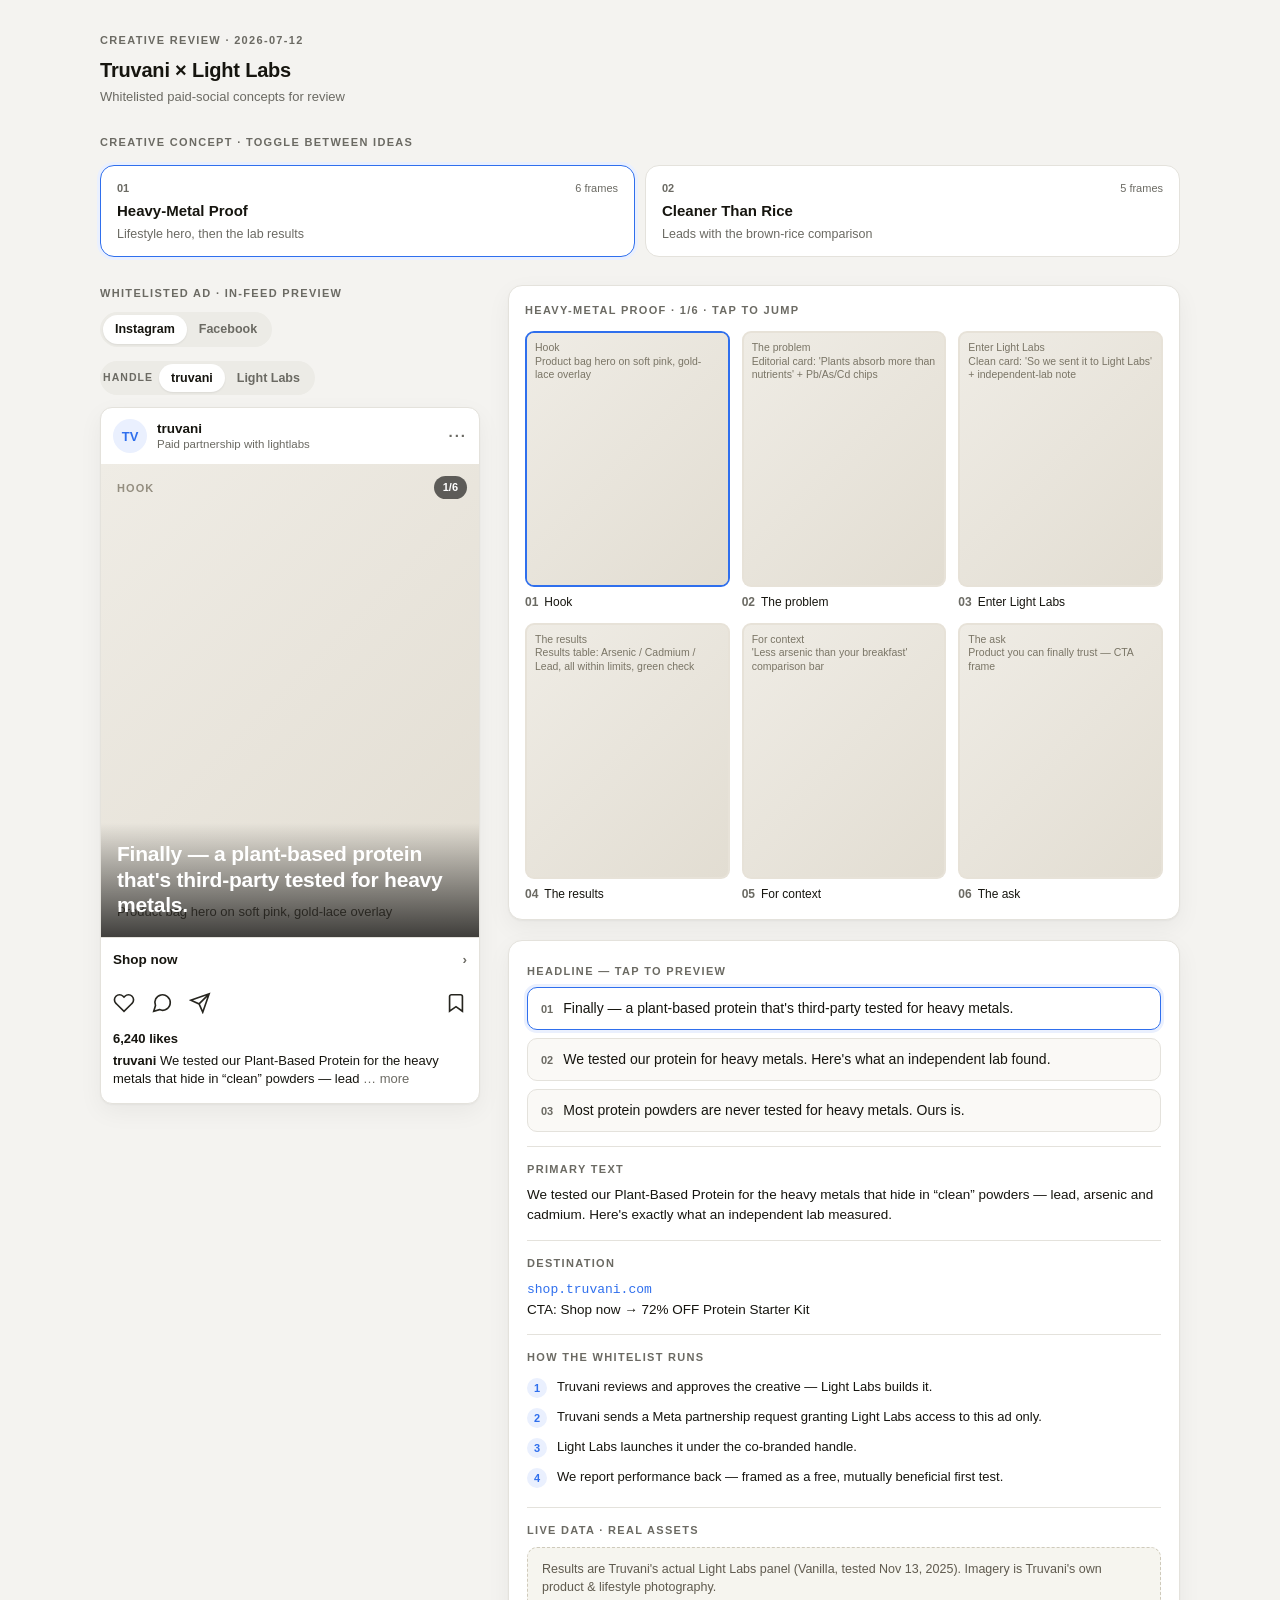
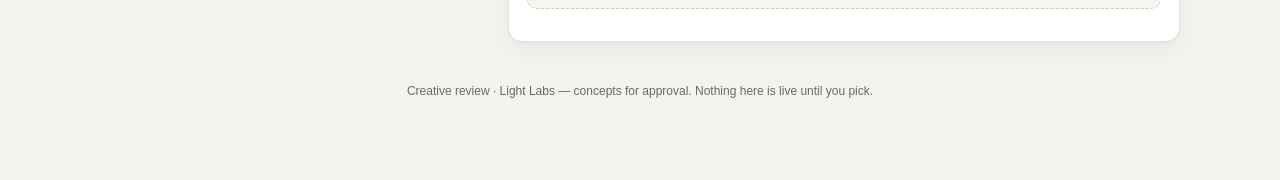
<file: .claude/skills/ad-creative/assets/creative-review-template.html>
<!DOCTYPE html>
<!--
  Creative Review Page — a shareable ad-creative approval artifact.

  HOW TO USE (agents): replace the JSON inside <script id="review-data"> below
  with the real project. Everything else renders from it. The file is
  self-contained — no build, no network, no dependencies. Open it in a browser,
  host it on any static host (Vercel/Netlify/GitHub Pages), or hand off the
  single .html file.

  THE DATA BLOCK IS JSON, NOT JAVASCRIPT:
    - double-quoted keys and strings, no comments, no trailing commas
    - it is inert data (parsed with JSON.parse), so a value can never execute
    - SECURITY: escape every literal "<" in your text values as < so a
      value like "</script>" can never break out of the tag. All values are
      also HTML-escaped again at render time.

  DATA SHAPE — see references/creative-review-page.md for the annotated spec.
  Images: each frame's "image" may be a URL, a relative path, or a data URI.
  If omitted (or the file is missing), a placeholder shows the frame label +
  the image prompt — use this for concepts not yet rendered to image.
-->
<html lang="en">
<head>
<meta charset="utf-8" />
<meta name="viewport" content="width=device-width, initial-scale=1" />
<title>Creative Review</title>
<style>
  :root {
    --bg: #f4f3f0; --card: #ffffff; --ink: #16150f; --muted: #6b6a63;
    --line: #e4e2dc; --accent: #2f6fed; --accent-soft: #eaf0fe;
    --radius: 14px; --shadow: 0 1px 2px rgba(0,0,0,.04), 0 8px 24px rgba(0,0,0,.05);
  }
  * { box-sizing: border-box; }
  body { margin: 0; background: var(--bg); color: var(--ink);
    font: 15px/1.5 -apple-system, BlinkMacSystemFont, "Segoe UI", Roboto, Helvetica, Arial, sans-serif;
    -webkit-font-smoothing: antialiased; }
  .wrap { max-width: 1120px; margin: 0 auto; padding: 32px 20px 80px; }
  .eyebrow { font-size: 11px; font-weight: 700; letter-spacing: .12em; text-transform: uppercase; color: var(--muted); }
  a { color: var(--accent); }

  header.project { margin-bottom: 28px; }
  header.project h1 { font-size: 20px; margin: 6px 0 2px; letter-spacing: -.01em; }
  header.project .sub { color: var(--muted); font-size: 13px; }

  .concepts { display: grid; grid-template-columns: repeat(auto-fit, minmax(210px, 1fr)); gap: 10px; margin: 14px 0 28px; }
  .concept { text-align: left; background: var(--card); border: 1.5px solid var(--line); border-radius: var(--radius);
    padding: 14px 16px; cursor: pointer; transition: border-color .12s, box-shadow .12s; font: inherit; color: inherit; }
  .concept:hover { border-color: #cfcdc6; }
  .concept[aria-selected="true"] { border-color: var(--accent); box-shadow: 0 0 0 3px var(--accent-soft); background: #fff; }
  .concept .row1 { display: flex; align-items: baseline; justify-content: space-between; gap: 8px; }
  .concept .num { font-size: 11px; font-weight: 700; color: var(--muted); }
  .concept .frames { font-size: 11px; color: var(--muted); }
  .concept .name { font-weight: 650; font-size: 15px; margin: 4px 0 3px; }
  .concept .tag { font-size: 12.5px; color: var(--muted); line-height: 1.35; }

  .grid { display: grid; grid-template-columns: minmax(0, 380px) minmax(0, 1fr); gap: 28px; align-items: start; }
  @media (max-width: 860px) { .grid { grid-template-columns: 1fr; } }
  .col-label { margin-bottom: 10px; }

  .toggles { display: flex; flex-wrap: wrap; gap: 14px; margin-bottom: 12px; }
  .seg { display: inline-flex; background: #ecebe6; border-radius: 999px; padding: 3px; }
  .seg button { border: 0; background: transparent; font: inherit; font-size: 12.5px; font-weight: 600; color: var(--muted);
    padding: 5px 12px; border-radius: 999px; cursor: pointer; }
  .seg button[aria-pressed="true"] { background: #fff; color: var(--ink); box-shadow: 0 1px 2px rgba(0,0,0,.08); }
  .seg .lbl { align-self: center; font-size: 10.5px; font-weight: 700; letter-spacing: .1em; text-transform: uppercase; color: var(--muted); margin-right: 6px; }

  .post { background: var(--card); border: 1px solid var(--line); border-radius: 12px; overflow: hidden; box-shadow: var(--shadow); }
  .post .top { display: flex; align-items: center; gap: 10px; padding: 11px 12px; }
  .post .avatar { width: 34px; height: 34px; border-radius: 50%; background: var(--accent-soft); color: var(--accent);
    display: grid; place-items: center; font-weight: 700; font-size: 13px; overflow: hidden; flex: none; }
  .post .avatar img { width: 100%; height: 100%; object-fit: cover; }
  .post .who { line-height: 1.2; }
  .post .who .name { font-weight: 650; font-size: 13.5px; }
  .post .who .partner { font-size: 11.5px; color: var(--muted); }
  .post .dots { margin-left: auto; color: var(--muted); font-weight: 700; letter-spacing: 2px; }
  .frame { position: relative; aspect-ratio: 4/5; background: #ded9d0; display: grid; }
  .frame img { width: 100%; height: 100%; object-fit: cover; grid-area: 1/1; z-index: 1; }
  .frame .ph { grid-area: 1/1; display: flex; flex-direction: column; justify-content: space-between; padding: 16px;
    background: linear-gradient(135deg,#efece5,#e2ddd2); }
  .frame .ph .plabel { font-size: 11px; font-weight: 700; letter-spacing: .1em; text-transform: uppercase; color: #948e80; }
  .frame .ph .pprompt { font-size: 13px; color: #5f5a4e; line-height: 1.4; }
  .frame .badge { position: absolute; top: 12px; left: 12px; z-index: 2; background: rgba(255,255,255,.92);
    font-size: 11.5px; font-weight: 600; padding: 5px 10px; border-radius: 999px; display: flex; align-items: center; gap: 5px; }
  .frame .counter { position: absolute; top: 12px; right: 12px; z-index: 2; background: rgba(0,0,0,.6); color: #fff; font-size: 11px;
    font-weight: 600; padding: 3px 9px; border-radius: 999px; }
  .frame .headline { position: absolute; left: 0; right: 0; bottom: 0; z-index: 2; padding: 18px 16px 20px; color: #fff;
    font-size: 21px; font-weight: 700; line-height: 1.2; letter-spacing: -.01em;
    background: linear-gradient(to top, rgba(0,0,0,.72), rgba(0,0,0,0)); }
  .frame .headline.light { color: var(--ink); background: linear-gradient(to top, rgba(255,255,255,.85), rgba(255,255,255,0)); }

  /* Instagram chrome */
  .ig-cta { display: flex; align-items: center; justify-content: space-between; padding: 12px; border-top: 1px solid var(--line);
    font-weight: 600; font-size: 13.5px; }
  .ig-cta .chev { color: var(--muted); }
  .ig-actions { display: flex; gap: 16px; padding: 10px 12px 2px; color: #26251f; }
  .ig-actions svg { width: 22px; height: 22px; }
  .ig-actions .save { margin-left: auto; }
  .likes { padding: 6px 12px 2px; font-weight: 650; font-size: 13px; }
  .caption { padding: 2px 12px 14px; font-size: 13px; line-height: 1.4; }
  .caption .h { font-weight: 650; }
  .caption .more { color: var(--muted); }

  /* Facebook chrome — link card below image + text actions */
  .fb-card { display: flex; align-items: center; gap: 12px; padding: 12px; background: #f3f4f6; border-top: 1px solid var(--line); }
  .fb-card .meta { min-width: 0; flex: 1; }
  .fb-card .dom { font-size: 11px; letter-spacing: .04em; text-transform: uppercase; color: var(--muted); }
  .fb-card .hl { font-size: 14px; font-weight: 650; line-height: 1.25; margin-top: 2px; overflow: hidden; }
  .fb-card .btn { flex: none; background: #e4e6eb; color: #050505; font-weight: 650; font-size: 12.5px; padding: 8px 14px; border-radius: 7px; }
  .fb-actions { display: flex; padding: 4px 12px; border-top: 1px solid var(--line); }
  .fb-actions span { flex: 1; text-align: center; padding: 8px 0; font-size: 13px; font-weight: 600; color: var(--muted); }

  .board { background: var(--card); border: 1px solid var(--line); border-radius: var(--radius); padding: 16px; box-shadow: var(--shadow); margin-bottom: 20px; }
  .board .frames-grid { display: grid; grid-template-columns: repeat(3, 1fr); gap: 12px; margin-top: 12px; }
  @media (max-width: 480px) { .board .frames-grid { grid-template-columns: repeat(2, 1fr); } }
  .thumb { border: 0; background: transparent; padding: 0; cursor: pointer; text-align: left; font: inherit; color: inherit; }
  .thumb .box { aspect-ratio: 4/5; border-radius: 9px; overflow: hidden; border: 2px solid transparent; background: #e7e2d8;
    display: grid; transition: border-color .12s; }
  .thumb[aria-current="true"] .box { border-color: var(--accent); }
  .thumb .box img { width: 100%; height: 100%; object-fit: cover; grid-area: 1/1; z-index: 1; }
  .thumb .box .mini { grid-area: 1/1; padding: 8px; font-size: 10.5px; color: #7a7566; line-height: 1.3;
    background: linear-gradient(135deg,#efece5,#e2ddd2); overflow: hidden; }
  .thumb .cap { margin-top: 6px; font-size: 12px; }
  .thumb .cap .n { color: var(--muted); font-weight: 700; margin-right: 6px; }

  .copy { background: var(--card); border: 1px solid var(--line); border-radius: var(--radius); padding: 18px; box-shadow: var(--shadow); }
  .copy .block { padding: 14px 0; border-top: 1px solid var(--line); }
  .copy .block:first-of-type { border-top: 0; padding-top: 4px; }
  .headline-opt { display: flex; gap: 10px; align-items: flex-start; width: 100%; text-align: left; font: inherit; color: inherit;
    background: #faf9f6; border: 1.5px solid var(--line); border-radius: 10px; padding: 11px 13px; cursor: pointer; margin-top: 8px; }
  .headline-opt[aria-pressed="true"] { border-color: var(--accent); background: #fff; box-shadow: 0 0 0 3px var(--accent-soft); }
  .headline-opt .n { font-size: 11px; font-weight: 700; color: var(--muted); margin-top: 2px; }
  .headline-opt .t { font-size: 14px; line-height: 1.35; }
  .kv { font-size: 13.5px; line-height: 1.5; }
  .kv .dest { color: var(--accent); font-family: ui-monospace, SFMono-Regular, Menlo, monospace; font-size: 13px; }
  .steps { margin: 8px 0 0; padding: 0; list-style: none; }
  .steps li { display: flex; gap: 10px; padding: 5px 0; font-size: 13px; line-height: 1.4; }
  .steps li .i { flex: none; width: 20px; height: 20px; border-radius: 50%; background: var(--accent-soft); color: var(--accent);
    display: grid; place-items: center; font-size: 11px; font-weight: 700; }
  .grounding { background: #f6f5ef; border: 1px dashed #cfcabb; border-radius: 10px; padding: 12px 14px; font-size: 12.5px; color: #5f5a4e; line-height: 1.45; margin-top: 8px; }
  .err { background: #fbeaea; border: 1px solid #e6b7b7; color: #8a2b2b; border-radius: 10px; padding: 14px 16px; font-size: 13px; }
  footer { margin-top: 40px; text-align: center; font-size: 12px; color: var(--muted); }
</style>
</head>
<body>

<!-- DATA — replace this JSON with your project (see the comment at the top of the file). -->
<script type="application/json" id="review-data">
{
  "project": {
    "brand": "Truvani",
    "agency": "Light Labs",
    "date": "2026-07-12",
    "note": "Whitelisted paid-social concepts for review"
  },
  "platforms": ["instagram", "facebook"],
  "concepts": [
    {
      "name": "Heavy-Metal Proof",
      "tagline": "Lifestyle hero, then the lab results",
      "handles": [
        { "name": "truvani", "partner": "Paid partnership with lightlabs", "initials": "TV" },
        { "name": "Light Labs", "partner": "Paid partnership with truvani", "initials": "LL" }
      ],
      "frames": [
        { "label": "Hook", "prompt": "Product bag hero on soft pink, gold-lace overlay", "headline": "Finally — a plant-based protein that's third-party tested for heavy metals.", "headlineTheme": "dark" },
        { "label": "The problem", "prompt": "Editorial card: 'Plants absorb more than nutrients' + Pb/As/Cd chips" },
        { "label": "Enter Light Labs", "prompt": "Clean card: 'So we sent it to Light Labs' + independent-lab note" },
        { "label": "The results", "prompt": "Results table: Arsenic / Cadmium / Lead, all within limits, green check" },
        { "label": "For context", "prompt": "'Less arsenic than your breakfast' comparison bar" },
        { "label": "The ask", "prompt": "Product you can finally trust — CTA frame", "headline": "Protein you can finally trust." }
      ],
      "headlines": [
        "Finally — a plant-based protein that's third-party tested for heavy metals.",
        "We tested our protein for heavy metals. Here's what an independent lab found.",
        "Most protein powders are never tested for heavy metals. Ours is."
      ],
      "primaryText": "We tested our Plant-Based Protein for the heavy metals that hide in “clean” powders — lead, arsenic and cadmium. Here's exactly what an independent lab measured.",
      "destination": { "url": "shop.truvani.com", "cta": "Shop now", "offer": "72% OFF Protein Starter Kit" },
      "rollout": {
        "title": "How the whitelist runs",
        "steps": [
          "Truvani reviews and approves the creative — Light Labs builds it.",
          "Truvani sends a Meta partnership request granting Light Labs access to this ad only.",
          "Light Labs launches it under the co-branded handle.",
          "We report performance back — framed as a free, mutually beneficial first test."
        ]
      },
      "grounding": "Results are Truvani's actual Light Labs panel (Vanilla, tested Nov 13, 2025). Imagery is Truvani's own product & lifestyle photography."
    },
    {
      "name": "Cleaner Than Rice",
      "tagline": "Leads with the brown-rice comparison",
      "frames": [
        { "label": "Hook", "prompt": "Split visual: brown rice vs protein scoop", "headline": "Your “clean” brown rice protein? Test it.", "headlineTheme": "dark" },
        { "label": "The claim", "prompt": "Stat card comparing arsenic levels" },
        { "label": "The proof", "prompt": "Light Labs results table" },
        { "label": "The context", "prompt": "What the numbers mean, plainly" },
        { "label": "The ask", "prompt": "Starter-kit offer frame", "headline": "Trust the label. Then trust the test." }
      ],
      "headlines": [
        "Your “clean” brown rice protein? Test it.",
        "Brown rice protein is often the worst offender for arsenic. We checked ours.",
        "“Plant-based” doesn't mean “clean.” We have the lab panel to prove ours is."
      ],
      "primaryText": "Brown-rice protein is one of the most common sources of dietary arsenic. So we sent ours to an independent lab. Here's the panel.",
      "destination": { "url": "shop.truvani.com", "cta": "Shop now", "offer": "72% OFF Protein Starter Kit" },
      "grounding": "Comparison figures are from Truvani's Light Labs panel and published dietary-arsenic ranges. No competitor is named."
    }
  ]
}
</script>

<div class="wrap">
  <header class="project" id="project"></header>
  <div class="eyebrow">Creative concept · toggle between ideas</div>
  <div class="concepts" id="concepts" role="tablist"></div>
  <div class="grid">
    <section>
      <div class="eyebrow col-label" id="preview-label">In-feed preview</div>
      <div class="toggles" id="toggles"></div>
      <div class="post" id="post"></div>
    </section>
    <section>
      <div class="board">
        <div class="eyebrow" id="board-label">Storyboard · tap to jump</div>
        <div class="frames-grid" id="frames-grid"></div>
      </div>
      <div class="copy" id="copy"></div>
    </section>
  </div>
  <footer id="footer"></footer>
</div>

<script>
/* ============================================================================
   RENDER — generic; no need to edit when swapping the DATA JSON above.
   ========================================================================== */
const esc = (s) => String(s == null ? "" : s).replace(/[&<>"']/g, c => (
  { "&": "&amp;", "<": "&lt;", ">": "&gt;", '"': "&quot;", "'": "&#39;" }[c]));
const PLATFORMS = { instagram: "Instagram", facebook: "Facebook" };

let DATA;
try {
  DATA = JSON.parse(document.getElementById("review-data").textContent);
} catch (e) {
  document.querySelector(".wrap").innerHTML =
    '<div class="err"><b>Couldn\'t read the review data.</b><br/>The <code>#review-data</code> block must be valid JSON — double-quoted keys and strings, no comments, no trailing commas. Parser said: ' + esc(e.message) + '</div>';
  throw e;
}

const state = { concept: 0, frame: 0, platform: null, handle: 0, headline: 0 };
const concept = () => DATA.concepts[state.concept];

// platforms restricted to the ones we can render; default to first valid
const platformList = () => (DATA.platforms || ["instagram"]).filter(p => PLATFORMS[p]);
state.platform = platformList()[0] || "instagram";

const heart = '<svg viewBox="0 0 24 24" fill="none" stroke="currentColor" stroke-width="1.8"><path d="M20.8 4.6a5.5 5.5 0 0 0-7.8 0L12 5.6l-1-1a5.5 5.5 0 1 0-7.8 7.8l1 1L12 21l7.8-7.6 1-1a5.5 5.5 0 0 0 0-7.8z"/></svg>';
const comment = '<svg viewBox="0 0 24 24" fill="none" stroke="currentColor" stroke-width="1.8"><path d="M21 11.5a8.4 8.4 0 0 1-11.8 7.7L3 21l1.9-6.2A8.4 8.4 0 1 1 21 11.5z"/></svg>';
const share = '<svg viewBox="0 0 24 24" fill="none" stroke="currentColor" stroke-width="1.8"><path d="M22 2 11 13M22 2l-7 20-4-9-9-4 20-7z"/></svg>';
const bookmark = '<svg viewBox="0 0 24 24" fill="none" stroke="currentColor" stroke-width="1.8"><path d="M19 21l-7-5-7 5V5a2 2 0 0 1 2-2h10a2 2 0 0 1 2 2z"/></svg>';

function renderProject() {
  const p = DATA.project || {};
  const line = [p.brand, p.agency && `× ${p.agency}`].filter(Boolean).join(" ");
  document.getElementById("project").innerHTML =
    `<div class="eyebrow">Creative review${p.date ? " · " + esc(p.date) : ""}</div>
     <h1>${esc(line || "Ad creative")}</h1>${p.note ? `<div class="sub">${esc(p.note)}</div>` : ""}`;
  document.getElementById("footer").innerHTML =
    `Creative review${p.agency ? " · " + esc(p.agency) : ""} — concepts for approval. Nothing here is live until you pick.`;
}

function renderConcepts() {
  document.getElementById("concepts").innerHTML = DATA.concepts.map((c, i) => `
    <button class="concept" role="tab" aria-selected="${i === state.concept}" data-i="${i}">
      <div class="row1"><span class="num">${String(i + 1).padStart(2, "0")}</span>
        <span class="frames">${c.frames.length} frame${c.frames.length === 1 ? "" : "s"}</span></div>
      <div class="name">${esc(c.name)}</div>
      <div class="tag">${esc(c.tagline || "")}</div>
    </button>`).join("");
  document.querySelectorAll(".concept").forEach(b =>
    b.onclick = () => { state.concept = +b.dataset.i; state.frame = 0; state.handle = 0; state.headline = 0; renderAll(); });
}

function handles() {
  return concept().handles || [{
    name: DATA.project?.brand || "brand",
    partner: DATA.project?.agency ? "Paid partnership with " + DATA.project.agency.toLowerCase() : "Sponsored",
    initials: (DATA.project?.brand || "AD").slice(0, 2).toUpperCase()
  }];
}

function renderToggles() {
  const plats = platformList(), hs = handles();
  let html = "";
  if (plats.length > 1) {
    html += `<div class="seg" role="group">${plats.map(p =>
      `<button data-plat="${esc(p)}" aria-pressed="${p === state.platform}">${esc(PLATFORMS[p])}</button>`).join("")}</div>`;
  }
  if (hs.length > 1) {
    html += `<div class="seg" role="group"><span class="lbl">Handle</span>${hs.map((h, i) =>
      `<button data-handle="${i}" aria-pressed="${i === state.handle}">${esc(h.name)}</button>`).join("")}</div>`;
  }
  const el = document.getElementById("toggles");
  el.innerHTML = html;
  el.querySelectorAll("[data-plat]").forEach(b => b.onclick = () => { state.platform = b.dataset.plat; renderToggles(); renderPost(); });
  el.querySelectorAll("[data-handle]").forEach(b => b.onclick = () => { state.handle = +b.dataset.handle; renderToggles(); renderPost(); });
  document.getElementById("preview-label").textContent = (hs.length > 1 ? "Whitelisted ad · " : "") + "In-feed preview";
}

// placeholder underneath + image on top; a missing/broken image removes itself → placeholder shows
function frameVisual(f, phCls) {
  const ph = `<div class="${phCls}"><div class="plabel">${esc(f.label)}</div><div class="pprompt">${esc(f.prompt || "")}</div></div>`;
  const img = f.image ? `<img src="${esc(f.image)}" alt="${esc(f.label)}" onerror="this.remove()" />` : "";
  return ph + img;
}

function frameHTML(c, f) {
  const total = c.frames.length;
  const headlineText = state.frame === 0 ? (c.headlines?.[state.headline] || f.headline || "") : (f.headline || "");
  const theme = f.headlineTheme === "light" ? " light" : "";
  return `<div class="frame">
      ${frameVisual(f, "ph")}
      <span class="counter">${state.frame + 1}/${total}</span>
      ${headlineText ? `<div class="headline${theme}">${esc(headlineText)}</div>` : ""}
    </div>`;
}

function renderPost() {
  const c = concept(), f = c.frames[state.frame], h = handles()[state.handle] || handles()[0];
  const dest = c.destination || {};
  const top = `<div class="top">
      <div class="avatar">${h.initials ? esc(h.initials) : ""}</div>
      <div class="who"><div class="name">${esc(h.name)}</div><div class="partner">${esc(h.partner || "Sponsored")}</div></div>
      <div class="dots">···</div>
    </div>`;

  let chrome;
  if (state.platform === "facebook") {
    const domain = dest.url ? esc(dest.url) : "";
    const hl = c.headlines?.[state.headline] || f.headline || dest.offer || "";
    chrome = `<div class="fb-card">
        <div class="meta"><div class="dom">${domain}</div><div class="hl">${esc(hl)}</div></div>
        ${dest.cta ? `<div class="btn">${esc(dest.cta)}</div>` : ""}
      </div>
      <div class="fb-actions"><span>Like</span><span>Comment</span><span>Share</span></div>`;
  } else {
    chrome = `<div class="ig-cta"><span>${esc(dest.cta || "Learn more")}</span><span class="chev">›</span></div>
      <div class="ig-actions">${heart}${comment}${share}<span class="save">${bookmark}</span></div>
      <div class="likes">6,240 likes</div>
      <div class="caption"><span class="h">${esc(h.name)}</span> ${esc((c.primaryText || "").slice(0, 90))}<span class="more"> … more</span></div>`;
  }

  document.getElementById("post").innerHTML = top + frameHTML(c, f) + chrome;
  document.getElementById("board-label").textContent = `${c.name} · ${state.frame + 1}/${c.frames.length} · tap to jump`;
}

function renderBoard() {
  const c = concept();
  document.getElementById("frames-grid").innerHTML = c.frames.map((f, i) => `
    <button class="thumb" aria-current="${i === state.frame}" data-i="${i}">
      <div class="box">${frameVisual(f, "mini")}</div>
      <div class="cap"><span class="n">${String(i + 1).padStart(2, "0")}</span>${esc(f.label)}</div>
    </button>`).join("");
  document.querySelectorAll(".thumb").forEach(b =>
    b.onclick = () => { state.frame = +b.dataset.i; renderPost(); renderBoard(); });
}

function renderCopy() {
  const c = concept(), dest = c.destination || {};
  let html = "";
  if (c.headlines?.length) {
    html += `<div class="block"><div class="eyebrow">Headline — tap to preview</div>${c.headlines.map((h, i) =>
      `<button class="headline-opt" aria-pressed="${i === state.headline}" data-i="${i}">
        <span class="n">${String(i + 1).padStart(2, "0")}</span><span class="t">${esc(h)}</span></button>`).join("")}</div>`;
  }
  if (c.primaryText) html += `<div class="block"><div class="eyebrow">Primary text</div><div class="kv" style="margin-top:8px">${esc(c.primaryText)}</div></div>`;
  if (dest.url || dest.cta) {
    html += `<div class="block"><div class="eyebrow">Destination</div><div class="kv" style="margin-top:8px">
      ${dest.url ? `<span class="dest">${esc(dest.url)}</span><br/>` : ""}
      ${dest.cta ? `CTA: ${esc(dest.cta)}` : ""}${dest.offer ? ` → ${esc(dest.offer)}` : ""}</div></div>`;
  }
  if (c.rollout?.steps?.length) {
    html += `<div class="block"><div class="eyebrow">${esc(c.rollout.title || "How it runs")}</div>
      <ol class="steps">${c.rollout.steps.map((s, i) => `<li><span class="i">${i + 1}</span><span>${esc(s)}</span></li>`).join("")}</ol></div>`;
  }
  if (c.grounding) html += `<div class="block"><div class="eyebrow">Live data · real assets</div><div class="grounding">${esc(c.grounding)}</div></div>`;
  const el = document.getElementById("copy");
  el.innerHTML = html;
  el.querySelectorAll(".headline-opt").forEach(b =>
    b.onclick = () => { state.headline = +b.dataset.i; state.frame = 0; renderPost(); renderBoard(); renderCopy(); });
}

function renderAll() { renderConcepts(); renderToggles(); renderPost(); renderBoard(); renderCopy(); }
renderProject();
renderAll();
</script>
</body>
</html>
</file>
<file: styles.css>
:root {
  --navy: #0d2945;
  --navy-2: #123451;
  --navy-3: #18405f;
  --blue: #2f78f4;
  --blue-2: #2468dd;
  --cyan: #35c6e8;
  --ink: #0b1d2f;
  --body: #526274;
  --muted: #788696;
  --mist: #f7f9fc;
  --line: #dbe3eb;
  --soft-blue: #eaf2ff;
  --white: #fff;
  --radius: 18px;
  --shadow: 0 24px 70px rgba(7, 26, 45, .12);
  --container: min(1180px, calc(100% - 48px));
}

* { box-sizing: border-box; }
html { scroll-behavior: smooth; }
body { margin: 0; color: var(--ink); background: var(--white); font-family: Inter, ui-sans-serif, -apple-system, BlinkMacSystemFont, "Segoe UI", sans-serif; -webkit-font-smoothing: antialiased; }
button, input, textarea, select { font: inherit; }
button, a { -webkit-tap-highlight-color: transparent; }
a { color: inherit; text-decoration: none; }
img { max-width: 100%; }
h1, h2, h3, p { margin-top: 0; }
h1, h2, h3 { letter-spacing: -.045em; }
h1 { font-size: clamp(3.45rem, 6vw, 6rem); line-height: .96; margin-bottom: 28px; font-weight: 650; }
h2 { font-size: clamp(2.4rem, 4.2vw, 4.25rem); line-height: 1.04; margin-bottom: 24px; font-weight: 620; }
h3 { font-size: 1.25rem; }
em { color: var(--blue); font-style: normal; }
p { line-height: 1.7; color: var(--body); }
.container { width: var(--container); margin-inline: auto; }
.section { padding: 120px 0; }
.sr-only { position: absolute; width: 1px; height: 1px; padding: 0; margin: -1px; overflow: hidden; clip: rect(0,0,0,0); white-space: nowrap; border: 0; }
.skip-link { position: fixed; z-index: 9999; left: 16px; top: 16px; transform: translateY(-180%); background: #fff; color: var(--ink); padding: 12px 18px; border-radius: 8px; }
.skip-link:focus { transform: translateY(0); }

.eyebrow { margin: 0 0 24px; text-transform: uppercase; letter-spacing: .14em; font-size: .71rem; font-weight: 750; color: #9bc5ff; display: flex; align-items: center; gap: 10px; }
.eyebrow > span { display: inline-block; width: 24px; height: 1px; background: currentColor; }
.eyebrow.dark { color: #206ff3; }
.eyebrow.light { color: #8fc4ff; }
.button { border: 0; cursor: pointer; color: #fff; background: var(--blue); padding: 16px 22px; border-radius: 8px; font-size: .9rem; font-weight: 720; display: inline-flex; align-items: center; justify-content: center; gap: 22px; box-shadow: 0 8px 28px rgba(23, 107, 255, .26); transition: transform .2s ease, background .2s ease, box-shadow .2s ease; }
.button:hover { transform: translateY(-2px); background: var(--blue-2); box-shadow: 0 12px 34px rgba(23, 107, 255, .35); }
.button:active { transform: scale(0.97); transition-duration: .1s; }
.button:focus-visible, a:focus-visible, summary:focus-visible, input:focus-visible, select:focus-visible, textarea:focus-visible { outline: 3px solid rgba(53, 198, 232, .65); outline-offset: 3px; }
.button-small { padding: 12px 17px; font-size: .78rem; border-radius: 7px; box-shadow: none; }
.button-arrow span { font-size: 1.05rem; font-weight: 400; }
.text-link { border: 0; background: transparent; cursor: pointer; color: #c9d9e9; padding: 13px 0; font-weight: 650; font-size: .87rem; display: inline-flex; gap: 12px; align-items: center; }
.text-link span { color: var(--cyan); }
.dark-link { color: var(--ink); }

/* Header */
.site-header { position: fixed; top: 0; left: 0; right: 0; z-index: 100; height: 76px; border-bottom: 1px solid rgba(255,255,255,.08); transition: background .25s ease, height .25s ease, box-shadow .25s ease; color: #fff; }
.site-header.scrolled { height: 66px; background: rgba(13, 41, 69, .93); backdrop-filter: blur(16px); box-shadow: 0 8px 30px rgba(4,24,42,.13); }
.nav-shell { height: 100%; display: flex; align-items: center; justify-content: space-between; gap: 36px; }
.brand { display: inline-flex; align-items: center; gap: 12px; font-size: .97rem; font-weight: 800; letter-spacing: .22em; }
.brand-mark { position: relative; width: 24px; height: 24px; display: inline-block; transform: rotate(-4deg); }
.brand-mark i { position: absolute; display: block; border: 2px solid currentColor; width: 16px; height: 8px; border-radius: 50%; left: 4px; }
.brand-mark i:nth-child(1) { top: 2px; }
.brand-mark i:nth-child(2) { top: 8px; opacity: .72; }
.brand-mark i:nth-child(3) { top: 14px; opacity: .42; }
.desktop-nav { display: flex; align-items: center; gap: 30px; margin-left: auto; }
.desktop-nav a { color: #b7c6d6; font-size: .78rem; transition: color .2s ease; }
.desktop-nav a:hover { color: #fff; }
.menu-toggle { display: none; width: 40px; height: 40px; border: 0; background: transparent; padding: 9px; }
.menu-toggle > span:not(.sr-only) { display: block; height: 2px; background: #fff; margin: 5px 0; transition: .2s ease; }
.mobile-menu { display: none; }

/* Hero */
.hero { position: relative; overflow: hidden; background: linear-gradient(125deg, #123757 0%, #0d2945 58%, #143c69 100%); color: #fff; padding: 150px 0 0; }
.hero::before { content: ""; position: absolute; inset: 0; background-image: linear-gradient(rgba(255,255,255,.025) 1px, transparent 1px), linear-gradient(90deg, rgba(255,255,255,.025) 1px, transparent 1px); background-size: 56px 56px; mask-image: linear-gradient(to bottom, rgba(0,0,0,.8), transparent 76%); }
.hero-orb { position: absolute; border-radius: 50%; filter: blur(2px); pointer-events: none; }
.hero-orb-one { width: 700px; height: 700px; right: -220px; top: -220px; background: radial-gradient(circle, rgba(92,164,255,.25), transparent 68%); }
.hero-orb-two { width: 440px; height: 440px; left: 26%; bottom: -250px; background: radial-gradient(circle, rgba(87,211,237,.16), transparent 68%); }
.hero-grid { position: relative; z-index: 1; display: grid; grid-template-columns: 1.08fr .92fr; align-items: center; gap: 64px; }
.hero h1 { font-size: clamp(2.5rem, 4.7vw, 4.4rem); line-height: 1.02; margin-bottom: 26px; font-weight: 650; }
.hero h1 em { color: #69baff; }
.hero-lede { color: #b4c3d1; font-size: 1.05rem; max-width: 600px; line-height: 1.7; }
.hero-hook { margin: 22px 0 0; color: #e6eef5; font-size: 1.02rem; font-weight: 650; letter-spacing: -.01em; }
.hero-qualifier { display: flex; align-items: flex-start; gap: 10px; color: #9fb2c3; font-size: .76rem; line-height: 1.55; max-width: 560px; }
.status-dot { flex: none; margin-top: 5px; width: 8px; height: 8px; border-radius: 50%; background: #37d59a; box-shadow: 0 0 0 5px rgba(55,213,154,.1); }




/* Logo strip */
.logo-strip { padding: 52px 0; background: var(--mist); border-bottom: 1px solid var(--line); }
.logo-strip-label { margin: 0 0 28px; text-align: center; text-transform: uppercase; letter-spacing: .14em; font-size: .64rem; font-weight: 700; color: #637283; }
.logo-marquee { overflow: hidden; -webkit-mask-image: linear-gradient(90deg, transparent, #000 8%, #000 92%, transparent); mask-image: linear-gradient(90deg, transparent, #000 8%, #000 92%, transparent); }
.logo-track { display: flex; align-items: center; width: max-content; animation: logo-scroll 85s linear infinite; will-change: transform; }
@media (hover: hover) {
  .logo-marquee:hover .logo-track { animation-play-state: paused; }
}
@keyframes logo-scroll { from { transform: translateX(0); } to { transform: translateX(-50%); } }
.logo-item { height: 30px; width: auto; max-width: 140px; object-fit: contain; filter: grayscale(1); opacity: .5; transition: filter .2s ease, opacity .2s ease; flex-shrink: 0; margin-right: 56px; }
.logo-item:hover { filter: grayscale(0); opacity: 1; }
.logo-telekom { height: 26px; }
.logo-lerwick { height: 52px; }
.logo-acahealth { height: 44px; }
.logo-chiro { height: 24px; }
.logo-browcode { height: 46px; }
.logo-zone3 { height: 18px; }
.logo-nikura { height: 20px; }
.logo-thirdspace { height: 13px; }
.logo-cms { height: 13px; }
.logo-hinsw { height: 32px; }
.logo-escarlett { height: 24px; }
.logo-stitchkraft { height: 18px; }
.logo-earlofeast { height: 17px; }

@media (prefers-reduced-motion: reduce) {
  .logo-track { animation: none; flex-wrap: wrap; justify-content: center; width: 100%; }
  .logo-marquee { overflow: visible; -webkit-mask-image: none; mask-image: none; }
}

/* Shared headings */
.section-heading { margin-bottom: 64px; }
.section-heading h2 { max-width: 720px; }
.section-heading > p:last-child { font-size: 1rem; max-width: 520px; }
.centre { text-align: center; display: flex; flex-direction: column; align-items: center; }
.centre .eyebrow { justify-content: center; }
.centre > p:last-child { max-width: 650px; }

/* Problem + flows */

/* System chips */

/* Commercial terms */
.terms-grid { display: grid; grid-template-columns: repeat(4, 1fr); gap: 16px; max-width: 1040px; margin: 0 auto; }
.term { display: grid; align-content: space-between; gap: 22px; min-height: 168px; padding: 28px 26px; background: var(--mist); border: 1px solid var(--line); border-radius: 16px; }
.term strong { font-size: clamp(2rem, 3.2vw, 2.7rem); line-height: 1; letter-spacing: -.05em; color: var(--ink); }
.term span { color: var(--body); font-size: .84rem; line-height: 1.45; }
.term.is-primary { background: var(--navy); border-color: var(--navy); }
.term.is-primary strong { color: #fff; }
.term.is-primary span { color: #b4c3d1; }

/* Dashboard */

/* Fit */

/* Layer numbers, done-for-you, stack, guarantee */
.included-card { position: relative; }
.dfy { display: grid; grid-template-columns: 1.1fr 1fr; gap: 40px; align-items: center; margin-top: 18px; padding: 38px 42px; background: var(--navy); color: #fff; border-radius: 18px; }
.dfy h3 { font-size: clamp(1.4rem, 2.4vw, 1.9rem); line-height: 1.15; margin-bottom: 10px; }
.dfy-copy p { margin: 0; color: #b4c3d1; font-size: .9rem; }
.dfy-list { list-style: none; margin: 0; padding: 0; display: grid; gap: 10px; }
.dfy-list li { display: flex; gap: 12px; align-items: center; color: #dbe6ef; font-size: .86rem; font-weight: 600; }
.dfy-list li::before { content: "✓"; flex: none; width: 22px; height: 22px; display: grid; place-items: center; border-radius: 50%; background: rgba(66,216,161,.14); color: #48d5a1; font-size: .68rem; }
.stack { max-width: 1040px; margin: 56px auto 0; padding: 36px 40px; border: 1px solid var(--line); border-radius: 18px; background: #fff; }
.stack h3 { font-size: 1.15rem; margin-bottom: 20px; }
.stack-list { list-style: none; margin: 0; padding: 0; display: grid; grid-template-columns: 1fr 1fr; gap: 0 40px; }
.stack-list li { display: flex; gap: 12px; align-items: flex-start; padding: 13px 0; border-top: 1px solid var(--line); font-size: .86rem; line-height: 1.45; color: #33485b; }
.stack-list li::before { content: "✓"; flex: none; width: 20px; height: 20px; margin-top: 1px; display: grid; place-items: center; border-radius: 50%; background: var(--soft-blue); color: #206ff3; font-size: .64rem; font-weight: 700; }
.stack-foot { margin: 18px 0 0; padding-top: 16px; border-top: 1px solid var(--line); color: #637283; font-size: .8rem; }
.guarantee { max-width: 1040px; margin: 18px auto 0; padding: 34px 40px; background: var(--soft-blue); border-left: 4px solid var(--blue); border-radius: 0 16px 16px 0; }
.guarantee h3 { font-size: 1.15rem; margin-bottom: 10px; color: var(--ink); }
.guarantee p { margin: 0; color: #2c4256; font-size: .95rem; line-height: 1.65; }

/* Offer comparison */
.offer-section { background: #fff; }
.section-cta { margin: 52px 0 0; text-align: center; }
.fine-print { max-width: 720px; margin: 28px auto 0; color: #637283; font-size: .72rem; text-align: center; line-height: 1.6; }

/* Included */
.included-section { background: var(--mist); }
.included-grid { display: grid; grid-template-columns: repeat(3, 1fr); gap: 18px; }
.included-card { padding: 32px 28px; background: #fff; border: 1px solid var(--line); border-radius: 16px; }
.included-card.is-accent { background: var(--navy); border-color: var(--navy); }
.included-icon { width: 44px; height: 44px; display: grid; place-items: center; margin-bottom: 24px; border-radius: 10px; background: var(--soft-blue); color: var(--blue); font-size: 1.1rem; }
.included-card.is-accent .included-icon { background: rgba(104,183,255,.14); color: #6cb8ff; }
.included-card h3 { font-size: 1.08rem; margin-bottom: 10px; }
.included-card p { margin: 0; font-size: .84rem; line-height: 1.6; color: var(--body); }
.included-card.is-accent h3 { color: #fff; }
.included-card.is-accent p { color: #b4c3d1; }

/* How it works */
.how-section { background: var(--mist); }
.steps { list-style: none; margin: 0; padding: 0; display: grid; grid-template-columns: repeat(3, 1fr); gap: 36px; }
.step { padding-top: 26px; border-top: 2px solid var(--line); }
.step:first-child { border-top-color: var(--blue); }
.step-num { display: block; margin-bottom: 14px; color: #206ff3; font-size: .72rem; font-weight: 750; letter-spacing: .08em; }
.step h3 { font-size: 1.15rem; margin-bottom: 10px; }
.step p { margin: 0; font-size: .86rem; line-height: 1.6; color: var(--body); }

/* Proof */

/* Calculator */


/* FAQ */
.faq-grid { display: grid; grid-template-columns: .68fr 1.32fr; gap: 100px; align-items: start; }
.faq-section { background: var(--mist); }
.faq-intro { position: sticky; top: 110px; }
.faq-intro h2 { font-size: clamp(2.5rem, 4vw, 3.8rem); }
.faq-list { border-top: 1px solid var(--line); }
.faq-list details { border-bottom: 1px solid var(--line); }
.faq-list summary { list-style: none; cursor: pointer; position: relative; padding: 24px 45px 24px 0; font-size: .88rem; font-weight: 680; }
.faq-list summary::-webkit-details-marker { display: none; }
.faq-list summary i::before, .faq-list summary i::after { content: ""; position: absolute; right: 4px; top: 31px; width: 13px; height: 1px; background: #5a6d7e; transition: transform .2s ease; }
.faq-list summary i::after { transform: rotate(90deg); }
.faq-list details[open] summary i::after { transform: rotate(0); }
.faq-list details p { font-size: .76rem; line-height: 1.75; padding: 0 50px 24px 0; margin: 0; }


/* Apply funnel */
.apply-section { position: relative; background: linear-gradient(145deg, #123757, #0d2945 72%); color: #fff; scroll-margin-top: 66px; overflow: hidden; }
.apply-section::before { content: ""; position: absolute; width: 900px; height: 560px; left: -260px; top: -300px; border-radius: 50%; background: rgba(23,107,255,.16); filter: blur(80px); pointer-events: none; }
.apply-grid { position: relative; display: grid; grid-template-columns: .9fr 1.1fr; gap: 72px; align-items: start; }
.apply-copy h2 { font-size: clamp(2.4rem, 4.2vw, 3.8rem); color: #fff; }
.apply-copy h2 em { color: #6bb8ff; }
.apply-copy > p:not(.eyebrow) { color: #b4c3d1; max-width: 470px; }
.apply-points { list-style: none; margin: 30px 0; padding: 0; display: grid; gap: 14px; }
.apply-points li { display: flex; gap: 12px; align-items: center; color: #e1ebf3; font-size: .92rem; font-weight: 600; }
.apply-points li::before { content: "✓"; flex: none; width: 24px; height: 24px; display: grid; place-items: center; border-radius: 50%; background: rgba(66,216,161,.14); color: #48d5a1; font-size: .72rem; }
.apply-copy .apply-fit { padding-top: 24px; border-top: 1px solid rgba(255,255,255,.12); font-size: .8rem; color: #9fb2c3; }

.apply-card { padding: 40px; background: #fff; color: var(--ink); border-radius: 22px; box-shadow: 0 30px 90px rgba(2,13,24,.38); }
.apply-progress { display: flex; align-items: center; gap: 14px; margin-bottom: 34px; color: #526274; font-size: .72rem; font-weight: 650; }
.apply-progress-bar { flex: 1; height: 4px; border-radius: 4px; background: #e4e9ee; overflow: hidden; }
.apply-progress-bar i { display: block; height: 100%; width: 33.33%; background: var(--blue); border-radius: 4px; transition: width .3s ease; }
.apply-step { min-inline-size: 0; margin: 0; padding: 0; border: 0; }
.apply-step[hidden] { display: none; }
.apply-step legend { padding: 0; margin-bottom: 24px; font-size: 1.6rem; font-weight: 620; letter-spacing: -.035em; line-height: 1.15; color: var(--ink); }
.field { display: block; margin-bottom: 16px; }
.field span { display: block; margin-bottom: 7px; font-size: .74rem; font-weight: 650; color: #3f5163; }
.field input { width: 100%; padding: 14px 15px; border: 1px solid #c4cfd9; border-radius: 8px; background: #fbfcfd; color: var(--ink); font-size: .95rem; transition: border-color .2s ease, background .2s ease; }
.field input:hover { border-color: #9fb0bf; }
.field input:focus-visible { border-color: var(--blue); background: #fff; }
.field input[aria-invalid="true"] { border-color: #b3261e; }
.choice-block { margin-bottom: 24px; }
.choice-label { margin: 0 0 10px; font-size: .74rem; font-weight: 650; color: #3f5163; line-height: 1.3; }
.choice-group { display: grid; grid-template-columns: 1fr 1fr; gap: 10px; }
.choice { position: relative; display: block; }
.choice input { position: absolute; inset: 0; width: 100%; height: 100%; margin: 0; opacity: 0; cursor: pointer; }
.choice span { display: block; padding: 14px 16px; border: 1px solid #c4cfd9; border-radius: 10px; background: #fff; color: #33485b; font-size: .84rem; font-weight: 650; line-height: 1.3; transition: border-color .15s ease, background .15s ease, color .15s ease; }
.choice:hover span { border-color: #8da2b4; }
.choice input:checked + span { border-color: var(--blue); background: var(--soft-blue); color: #174b88; }
.choice input:focus-visible + span { outline: 3px solid rgba(53,198,232,.65); outline-offset: 2px; }
.choice-note { margin: 12px 0 0; padding: 12px 14px; border-radius: 8px; background: var(--soft-blue); color: #174b88; font-size: .76rem; line-height: 1.5; }
.choice-note[hidden] { display: none; }
.apply-actions { display: flex; align-items: center; justify-content: space-between; gap: 14px; margin-top: 26px; }
.apply-actions .button { margin-left: auto; }
.apply-privacy { margin: 18px 0 0; color: #526274; font-size: .7rem; line-height: 1.5; }
.apply-privacy a { text-decoration: underline; }
.booking-title { margin: 0 0 18px; font-size: 1.6rem; font-weight: 620; line-height: 1.15; }
.booking-title:focus { outline: 0; }
.apply-section.is-booking .apply-grid { grid-template-columns: 1fr; }
.apply-section.is-booking .apply-copy { display: none; }
.apply-section.is-booking .apply-card { width: 100%; max-width: 1040px; margin-inline: auto; padding: 32px; }

/* Booking */
.calendar-frame { position: relative; overflow: hidden; background: #fff; border: 1px solid var(--line); border-radius: 20px; box-shadow: var(--shadow); min-height: 700px; }
.calendar-skeleton { position: absolute; inset: 0; z-index: 1; background: #fff; opacity: 1; transition: opacity .35s ease; pointer-events: none; }
.calendar-skeleton.is-hidden { opacity: 0; }
.skeleton-shimmer { position: absolute; inset: 0; background: linear-gradient(100deg, var(--mist) 35%, #eef3fa 50%, var(--mist) 65%); background-size: 200% 100%; animation: skeleton-sweep 1.4s ease-in-out infinite; }
@keyframes skeleton-sweep { 0% { background-position: 150% 0; } 100% { background-position: -50% 0; } }
@media (prefers-reduced-motion: reduce) {
  .skeleton-shimmer { animation: none; background: var(--mist); }
}


/* Footer */
.site-footer { background: #0b243b; color: #fff; padding: 55px 0 30px; }
.footer-main { display: grid; grid-template-columns: 1fr 1.4fr 1fr; align-items: center; gap: 50px; padding-bottom: 38px; border-bottom: 1px solid rgba(255,255,255,.08); }
.footer-main p { margin: 0; color: #758ca0; font-size: .67rem; max-width: 340px; }
.footer-links { display: flex; justify-content: flex-end; gap: 20px; color: #91a5b8; font-size: .67rem; }
.footer-bottom { display: grid; grid-template-columns: 1fr auto 1fr; align-items: center; gap: 30px; padding-top: 25px; color: #748ea6; font-size: .58rem; }
.footer-bottom > div { display: flex; gap: 18px; }
.footer-bottom small { text-align: right; font-size: inherit; }
.mobile-sticky { display: none; }


/* Reveals */
.reveal { opacity: 0; transform: translateY(22px); transition: opacity .7s ease, transform .7s ease; }
.reveal.is-visible { opacity: 1; transform: translateY(0); }
.reveal-delay { transition-delay: .13s; }
@media (prefers-reduced-motion: reduce) {
  html { scroll-behavior: auto; }
  *, *::before, *::after { animation-duration: .01ms !important; animation-iteration-count: 1 !important; transition-duration: .01ms !important; }
  .reveal { opacity: 1; transform: none; }
}


@media (max-width: 1020px) {
  :root { --container: min(100% - 40px, 920px); }
  .desktop-nav { display: none; }
  .nav-cta { margin-left: auto; }
  .menu-toggle { display: block; }
  .mobile-menu { position: fixed; z-index: 99; left: 0; right: 0; top: 66px; padding: 26px 24px 30px; background: rgba(13,41,69,.98); border-top: 1px solid rgba(255,255,255,.08); flex-direction: column; gap: 22px; color: #c3d3e2; }
  .mobile-menu.open { display: flex; }
  .mobile-menu .button { align-self: stretch; }
  .hero { padding: 135px 0 0; }
  .hero-grid { grid-template-columns: 1fr; gap: 48px; }
  .hero-copy { max-width: 760px; }
  .terms-grid { grid-template-columns: repeat(2, 1fr); }
  .included-grid { grid-template-columns: repeat(2, 1fr); }
  .steps { gap: 24px; }
  .hero-portrait { max-width: 320px; }
  .about-grid { gap: 48px; }
  .dfy { grid-template-columns: 1fr; gap: 24px; }
  .faq-grid { gap: 55px; }
  .apply-grid { grid-template-columns: 1fr; gap: 48px; }
  .apply-copy > p:not(.eyebrow) { max-width: 620px; }
}

@media (max-width: 760px) {
  :root { --container: calc(100% - 32px); }
  .section { padding: 72px 0; }
  h2 { font-size: clamp(2.1rem, 9.5vw, 3rem); }
  .site-header, .site-header.scrolled { height: 64px; }
  .brand { font-size: .86rem; }
  .nav-cta { display: none; }
  .hero { padding: 112px 0 64px; }
  .hero h1 { font-size: clamp(2.2rem, 10vw, 3rem); }
  .hero-lede { font-size: .96rem; }
  .terms-grid { gap: 12px; }
  .term { min-height: 138px; padding: 22px 18px; gap: 16px; }
  .term span { font-size: .78rem; }
  .dfy { padding: 28px 24px; }
  .stack { margin-top: 40px; padding: 26px 22px; }
  .stack-list { grid-template-columns: 1fr; }
  .guarantee { padding: 26px 22px; }
  .section-heading { margin-bottom: 38px; }
  .included-grid { grid-template-columns: 1fr; }
  .included-card { padding: 28px 24px; }
  .steps { grid-template-columns: 1fr; gap: 28px; }
  .section-cta { margin-top: 40px; }
  .section-cta .button { width: 100%; }
  .faq-grid { grid-template-columns: 1fr; gap: 40px; }
  .faq-intro { position: static; }
  .apply-card { padding: 28px 22px; }
  .apply-step legend { font-size: 1.4rem; }
  .choice-group { grid-template-columns: 1fr; }
  .apply-section.is-booking .apply-card { margin-inline: -8px; width: calc(100% + 16px); max-width: none; padding: 20px 12px; border-radius: 16px; }
  .footer-main { grid-template-columns: 1fr; gap: 24px; }
  .footer-links { justify-content: flex-start; flex-wrap: wrap; }
  .footer-bottom { grid-template-columns: 1fr; gap: 16px; }
  .footer-bottom small { text-align: left; }
  .mobile-sticky { position: fixed; z-index: 90; bottom: 12px; left: 16px; right: 16px; display: flex; justify-content: space-between; align-items: center; border: 1px solid rgba(255,255,255,.2); background: rgba(13,41,69,.94); color: #fff; backdrop-filter: blur(12px); box-shadow: 0 12px 35px rgba(5,27,47,.2); border-radius: 9px; padding: 14px 17px; font-size: .72rem; font-weight: 700; transform: translateY(120px); transition: transform .3s ease; }
  .mobile-sticky.visible { transform: translateY(0); }
  #my-cal-inline-30min { height: 760px !important; }
  .calendar-frame { min-height: 760px; }
}

/* One-man agency additions */
.hero-actions { display: flex; flex-wrap: wrap; align-items: center; gap: 12px 26px; margin: 32px 0 24px; }
.hero-portrait { margin: 0; justify-self: center; text-align: center; max-width: 360px; width: 100%; }
.hero-portrait img { display: block; width: 100%; height: auto; max-width: 280px; aspect-ratio: 1; margin: 0 auto 20px; border-radius: 50%; object-fit: cover; border: 1px solid rgba(166,208,246,.3); box-shadow: 0 40px 100px rgba(4,26,46,.35); }
.hero-portrait figcaption { display: grid; gap: 4px; }
.hero-portrait strong { color: #fff; font-size: 1.05rem; letter-spacing: -.02em; }
.hero-portrait span { color: #9fb2c3; font-size: .8rem; }
.credibility-bar { position: relative; z-index: 2; display: grid; grid-template-columns: repeat(2, 1fr); margin-top: 72px; border-top: 1px solid rgba(255,255,255,.1); }
.cred-stat { display: flex; align-items: center; gap: 18px; padding: 26px 28px; border-right: 1px solid rgba(255,255,255,.08); }
.cred-stat:first-child { padding-left: 0; }
.cred-stat:last-child { border-right: 0; }
.cred-stat strong { color: #fff; font-size: clamp(1.8rem, 3.4vw, 2.5rem); letter-spacing: -.05em; line-height: 1; }
.cred-stat span { color: #8ea4b8; font-size: .78rem; line-height: 1.4; }
.why-grid { grid-template-columns: repeat(2, 1fr); max-width: 820px; margin-inline: auto; }
.why-grid .included-card { padding-top: 32px; }
.niche-list { list-style: none; display: flex; flex-wrap: wrap; justify-content: center; gap: 12px; margin: 0 auto; padding: 0; max-width: 860px; }
.niche-list li { padding: 14px 22px; background: var(--mist); border: 1px solid var(--line); border-radius: 999px; color: var(--ink); font-size: .92rem; font-weight: 650; }
.niche-note { max-width: 560px; margin: 28px auto 0; text-align: center; font-size: .86rem; }
.about-section { background: linear-gradient(140deg, #153b5b, #0d2945); color: #fff; }
.about-grid { display: grid; grid-template-columns: .55fr 1.45fr; gap: 80px; align-items: center; }
.about-photo img { display: block; width: 100%; height: auto; max-width: 240px; aspect-ratio: 1; border-radius: 50%; object-fit: cover; border: 1px solid rgba(166,208,246,.3); }
.about-copy h2 { color: #fff; font-size: clamp(2.2rem, 3.6vw, 3.2rem); }
.about-copy p:not(.eyebrow) { color: #c3d3e2; font-size: 1.02rem; max-width: 620px; }
.apply-copy .apply-alt { margin-top: 18px; color: #c3d3e2; font-size: .9rem; }
.apply-alt a { color: #6bb8ff; font-weight: 650; text-decoration: underline; text-underline-offset: 3px; }
.stack-foot { margin: 18px 0 0; }

@media (max-width: 1020px) {
  .credibility-bar { margin-top: 56px; }
}
@media (max-width: 760px) {
  .why-grid { grid-template-columns: 1fr; }
  .hero { padding: 108px 0 40px; }
  .hero-actions { flex-direction: column; align-items: stretch; gap: 6px; margin: 28px 0 20px; }
  .hero-actions .button { width: 100%; }
  .hero-actions .text-link { justify-content: center; }
  .hero-portrait img { max-width: 190px; }
  .credibility-bar { display: grid; grid-template-columns: 1fr 1fr; margin-top: 40px; }
  .cred-stat { flex-direction: column; align-items: flex-start; gap: 8px; padding: 20px 14px; }
  .cred-stat:first-child { padding-left: 0; }
  .niche-list li { padding: 12px 18px; font-size: .86rem; }
  .about-grid { grid-template-columns: 1fr; gap: 32px; }
  .about-photo img { max-width: 160px; }
}

/* Light theme: sky blue from the new photo */
:root { --sky: #a9cdf0; --sky-2: #cfe3f7; --sky-3: #eaf3fc; --soft-ink: #3f5468; }
.eyebrow, .eyebrow.light { color: #206ff3; }
.text-link { color: var(--ink); }
.text-link span { color: var(--blue); }

.site-header { color: var(--ink); border-bottom-color: rgba(13,41,69,.06); }
.site-header.scrolled { background: rgba(255,255,255,.92); box-shadow: 0 6px 24px rgba(13,41,69,.08); }
.desktop-nav a { color: var(--soft-ink); }
.desktop-nav a:hover { color: var(--ink); }
.menu-toggle > span:not(.sr-only) { background: var(--ink); }
.nav-cta { color: #fff; }

.hero { background: linear-gradient(135deg, #b4d4f3 0%, #d3e6f8 52%, #eef5fd 100%); color: var(--ink); }
.hero::before { background-image: linear-gradient(rgba(13,41,69,.035) 1px, transparent 1px), linear-gradient(90deg, rgba(13,41,69,.035) 1px, transparent 1px); }
.hero-orb-one { background: radial-gradient(circle, rgba(255,255,255,.7), transparent 68%); }
.hero-orb-two { background: radial-gradient(circle, rgba(47,120,244,.12), transparent 68%); }
.hero h1 em { color: var(--blue-2); }
.hero-lede { color: var(--soft-ink); }
.hero-hook { color: var(--ink); }
.hero-qualifier { color: #4f6478; }
.hero-portrait img { max-width: 380px; border-radius: 28px; border: 0; box-shadow: 0 30px 70px rgba(13,41,69,.18); margin-bottom: 18px; }
.hero-portrait strong { color: var(--ink); }
.hero-portrait span { color: #4f6478; }
.credibility-bar { border-top-color: rgba(13,41,69,.12); }
.cred-stat { border-right-color: rgba(13,41,69,.1); }
.cred-stat strong { color: var(--ink); }
.cred-stat span { color: #4f6478; }

.logo-strip { background: #fff; }

.term.is-primary { background: var(--sky); border-color: var(--sky); }
.term.is-primary strong { color: var(--ink); }
.term.is-primary span { color: #2c4256; }
.dfy { background: var(--sky-3); border: 1px solid var(--sky-2); color: var(--ink); }
.dfy-copy p { color: var(--soft-ink); }
.dfy-list li { color: #2c4256; }
.dfy-list li::before { background: rgba(23,160,110,.14); color: #17a06e; }

.about-section { background: linear-gradient(140deg, var(--sky-3), var(--sky-2)); color: var(--ink); }
.about-copy h2 { color: var(--ink); }
.about-copy p:not(.eyebrow) { color: var(--soft-ink); }
.about-photo img { max-width: 300px; border-radius: 28px; border: 0; box-shadow: 0 30px 70px rgba(13,41,69,.16); }

.apply-section { background: linear-gradient(145deg, #b4d4f3, #d6e8f9 70%, #eaf3fc); color: var(--ink); }
.apply-section::before { background: rgba(255,255,255,.55); }
.apply-copy h2 { color: var(--ink); }
.apply-copy h2 em { color: var(--blue-2); }
.apply-copy > p:not(.eyebrow) { color: var(--soft-ink); }
.apply-points li { color: var(--ink); }
.apply-points li::before { background: rgba(23,160,110,.16); color: #17a06e; }
.apply-copy .apply-fit { border-top-color: rgba(13,41,69,.14); color: #4f6478; }
.apply-copy .apply-alt { color: var(--soft-ink); }
.apply-alt a { color: var(--blue-2); }
.apply-card { box-shadow: 0 24px 70px rgba(13,41,69,.16); }

.site-footer { background: var(--sky-3); color: var(--ink); border-top: 1px solid var(--sky-2); }
.footer-main { border-bottom-color: rgba(13,41,69,.1); }
.footer-main p { color: #4f6478; }
.footer-links { color: var(--soft-ink); }
.footer-links a:hover { color: var(--ink); }
.footer-bottom { color: #5b7185; }

.mobile-sticky { }
@media (max-width: 1020px) {
  .mobile-menu { background: rgba(255,255,255,.98); border-top-color: rgba(13,41,69,.08); color: var(--ink); box-shadow: 0 20px 40px rgba(13,41,69,.1); }
  .hero-portrait img { max-width: 320px; }
}
@media (max-width: 760px) {
  .hero-portrait img { max-width: 240px; }
  .about-photo img { max-width: 200px; }
  .mobile-sticky { background: var(--blue); border-color: transparent; color: #fff; box-shadow: 0 12px 30px rgba(23,107,255,.35); }
}


/* Logo image */
.brand-logo { display: block; height: 34px; width: auto; }
.footer-brand .brand-logo { height: 34px; }
@media (max-width: 760px) { .brand-logo { height: 28px; } }
</file>
<file: apply/apply.css>
:root {
  --ink: #0b1d2f;
  --soft-ink: #3f5468;
  --muted: #788696;
  --line: #dbe3eb;
  --sky: #a9cdf0;
  --sky-3: #eaf3fc;
  --blue: #2468dd;
  --bg: #fbfcfe;
  --error: #b42318;
}

* { box-sizing: border-box; }
html { scroll-behavior: smooth; }
body {
  margin: 0;
  background: var(--bg);
  color: var(--ink);
  font-family: Inter, ui-sans-serif, -apple-system, BlinkMacSystemFont, "Segoe UI", sans-serif;
  line-height: 1.6;
  -webkit-font-smoothing: antialiased;
}
a { color: inherit; }

.apply-bar {
  background: #fff;
  border-bottom: 1px solid var(--line);
}
.apply-bar-inner {
  width: min(960px, calc(100% - 32px));
  margin: 0 auto;
  height: 64px;
  display: flex;
  align-items: center;
  justify-content: space-between;
}
.apply-brand {
  display: inline-flex;
  align-items: center;
  gap: 10px;
  font-weight: 800;
  letter-spacing: .14em;
  font-size: 15px;
  text-decoration: none;
}
.apply-brand i {
  display: inline-block;
  width: 5px;
  height: 18px;
  margin-right: 2px;
  background: var(--blue);
  border-radius: 2px;
}
.apply-brand i:nth-child(2) { height: 12px; opacity: .7; }
.apply-brand i:nth-child(3) { height: 7px; opacity: .45; }
.apply-brand-mark { display: inline-flex; align-items: flex-end; }
.apply-tag {
  font-family: ui-monospace, SFMono-Regular, Menlo, monospace;
  font-size: 12px;
  letter-spacing: .12em;
  text-transform: uppercase;
  color: var(--muted);
}

.apply-wrap {
  width: min(680px, calc(100% - 32px));
  margin: 0 auto;
  padding: 56px 0 96px;
}
.apply-kicker {
  font-family: ui-monospace, SFMono-Regular, Menlo, monospace;
  font-size: 12px;
  letter-spacing: .12em;
  text-transform: uppercase;
  color: var(--muted);
  margin: 0 0 14px;
}
.apply-wrap h1 {
  font-size: clamp(30px, 5vw, 40px);
  line-height: 1.15;
  letter-spacing: -.02em;
  margin: 0 0 24px;
}
.letter p { margin: 0 0 18px; color: var(--soft-ink); font-size: 17px; }
.letter a { color: var(--blue); text-underline-offset: 3px; }
.letter strong { color: var(--ink); }

.apply-rule { border: 0; border-top: 1px solid var(--line); margin: 36px 0; }

.field { margin-bottom: 28px; }
.field label, .field legend {
  display: block;
  font-weight: 700;
  font-size: 16px;
  margin-bottom: 4px;
  padding: 0;
}
.field .hint { display: block; color: var(--muted); font-size: 14px; margin-bottom: 10px; }
.field input[type="text"],
.field input[type="email"],
.field input[type="url"],
.field select,
.field textarea {
  width: 100%;
  padding: 14px 16px;
  border: 1px solid var(--line);
  border-radius: 12px;
  background: #fff;
  color: var(--ink);
  font-size: 16px;
  box-shadow: 0 1px 2px rgba(13, 41, 69, .05);
}
.field textarea { min-height: 120px; resize: vertical; }
.field input:focus, .field select:focus, .field textarea:focus {
  outline: 2px solid var(--blue);
  outline-offset: 1px;
  border-color: var(--blue);
}
.field [aria-invalid="true"] { border-color: var(--error); }

.consent {
  background: var(--sky-3);
  border: 1px solid #cfe3f7;
  border-radius: 14px;
  padding: 18px 20px;
  color: var(--soft-ink);
  font-size: 15px;
  margin-bottom: 28px;
}
.consent label { display: flex; gap: 12px; align-items: flex-start; font-weight: 500; cursor: pointer; }
.consent input { margin-top: 5px; width: 18px; height: 18px; flex: none; }

.not-ready { color: var(--soft-ink); font-size: 15px; margin: 0 0 24px; }
.not-ready a { color: var(--blue); }

.submit {
  display: inline-block;
  border: 0;
  border-radius: 999px;
  padding: 15px 34px;
  background: var(--ink);
  color: #fff;
  font-weight: 700;
  font-size: 16px;
  cursor: pointer;
}
.submit:hover { background: #123451; }
.submit[disabled] { opacity: .6; cursor: wait; }
.submit-note { color: var(--muted); font-size: 14px; margin: 14px 0 0; }

.form-error { color: var(--error); font-size: 15px; margin: 16px 0 0; }

.honeypot { position: absolute; left: -9999px; width: 1px; height: 1px; overflow: hidden; }

.thanks { display: none; }
.is-sent .thanks { display: block; }
.is-sent .apply-form, .is-sent .letter, .is-sent .apply-rule { display: none; }
.thanks h2 { font-size: 28px; margin: 0 0 14px; letter-spacing: -.01em; }
.thanks p { color: var(--soft-ink); font-size: 17px; }

.apply-foot {
  border-top: 1px solid var(--line);
  padding: 28px 16px;
  text-align: center;
  color: var(--muted);
  font-size: 14px;
}
.apply-foot a { color: var(--soft-ink); }

@media (max-width: 560px) {
  .apply-wrap { padding: 36px 0 72px; }
  .apply-tag { display: none; }
}

.brand-logo { display: block; height: 32px; width: auto; }
</file>
<file: privacy/privacy.css>
.privacy-header { background: rgba(13, 41, 69, .96); }
.privacy-header.scrolled { background: rgba(13, 41, 69, .96); }

.privacy-hero { position: relative; overflow: hidden; padding: 170px 0 92px; color: #fff; background: linear-gradient(125deg, #123757 0%, #0d2945 62%, #143c69 100%); }
.privacy-hero::before { content: ""; position: absolute; inset: 0; background-image: linear-gradient(rgba(255,255,255,.025) 1px, transparent 1px), linear-gradient(90deg, rgba(255,255,255,.025) 1px, transparent 1px); background-size: 56px 56px; }
.privacy-orb { position: absolute; width: 600px; height: 600px; right: -180px; top: -300px; border-radius: 50%; background: radial-gradient(circle, rgba(92,164,255,.24), transparent 68%); }
.privacy-hero-inner { position: relative; z-index: 1; }
.privacy-hero h1 { max-width: 800px; margin-bottom: 24px; font-size: clamp(3.3rem, 6vw, 5.9rem); }
.privacy-hero h1 em { color: #69baff; }
.privacy-hero p:not(.eyebrow) { max-width: 650px; margin-bottom: 28px; color: #adbdcc; font-size: 1.06rem; }
.privacy-hero small { color: #7892a9; font-size: .72rem; }

.privacy-layout { display: grid; grid-template-columns: 220px minmax(0, 760px); justify-content: space-between; gap: 90px; padding-top: 90px; padding-bottom: 120px; }
.privacy-toc { position: sticky; top: 105px; align-self: start; padding: 24px 0; border-top: 2px solid var(--blue); border-bottom: 1px solid var(--line); }
.privacy-toc > span { display: block; margin-bottom: 18px; color: var(--ink); font-size: .7rem; font-weight: 800; letter-spacing: .13em; text-transform: uppercase; }
.privacy-toc nav { display: grid; gap: 4px; }
.privacy-toc a { padding: 7px 0; color: var(--muted); font-size: .72rem; transition: color .2s ease, transform .2s ease; }
.privacy-toc a:hover { color: var(--blue); transform: translateX(3px); }

.privacy-copy { min-width: 0; }
.privacy-copy section { position: relative; padding: 56px 0; border-bottom: 1px solid var(--line); scroll-margin-top: 86px; }
.privacy-copy section:first-of-type { padding-top: 34px; }
.privacy-copy h2 { margin-bottom: 22px; color: var(--ink); font-size: clamp(2rem, 3vw, 2.8rem); }
.privacy-copy p { margin-bottom: 17px; }
.privacy-copy a { color: var(--blue-2); text-decoration: underline; text-decoration-thickness: 1px; text-underline-offset: 3px; }
.privacy-copy ul { display: grid; gap: 13px; margin: 18px 0 22px; padding-left: 22px; color: var(--body); line-height: 1.7; }
.privacy-copy li::marker { color: var(--blue); }
.section-number { display: block; margin-bottom: 14px; color: var(--blue); font-size: .66rem; font-weight: 800; letter-spacing: .16em; }

.privacy-intro { padding: 30px 34px; border: 1px solid #d5e5f9; border-radius: 16px; background: var(--soft-blue); }
.privacy-intro strong { display: block; margin-bottom: 8px; color: var(--navy); font-size: .76rem; letter-spacing: .08em; text-transform: uppercase; }
.privacy-intro p { margin: 0; color: #405c76; }

.privacy-table-wrap { overflow-x: auto; margin: 24px 0; border: 1px solid var(--line); border-radius: 14px; }
.privacy-table { width: 100%; border-collapse: collapse; min-width: 620px; }
.privacy-table th, .privacy-table td { padding: 17px 19px; border-bottom: 1px solid var(--line); text-align: left; vertical-align: top; line-height: 1.55; }
.privacy-table th { background: var(--navy); color: #fff; font-size: .7rem; letter-spacing: .05em; }
.privacy-table td { color: var(--body); font-size: .78rem; }
.privacy-table td:first-child { width: 42%; color: var(--ink); font-weight: 650; }
.privacy-table tr:last-child td { border-bottom: 0; }

.rights-callout { margin: 28px 0; padding: 25px 27px; border-left: 3px solid var(--blue); background: #f4f8fd; }
.rights-callout strong { display: block; margin-bottom: 7px; color: var(--ink); }
.rights-callout p { margin: 0; }
.privacy-contact { border: 0 !important; }

@media (max-width: 900px) {
  .privacy-layout { grid-template-columns: 1fr; gap: 25px; padding-top: 60px; }
  .privacy-toc { position: static; }
  .privacy-toc nav { grid-template-columns: repeat(2, minmax(0, 1fr)); gap: 2px 24px; }
}

@media (max-width: 600px) {
  .privacy-hero { padding: 135px 0 68px; }
  .privacy-hero h1 { font-size: 3.25rem; }
  .privacy-layout { padding-top: 36px; padding-bottom: 75px; }
  .privacy-toc { display: none; }
  .privacy-intro { padding: 24px; }
  .privacy-copy section { padding: 44px 0; }
  .privacy-copy section:first-of-type { padding-top: 28px; }
  .privacy-copy h2 { font-size: 2rem; }
  .privacy-table-wrap { margin-right: -8px; }
}
</file>
